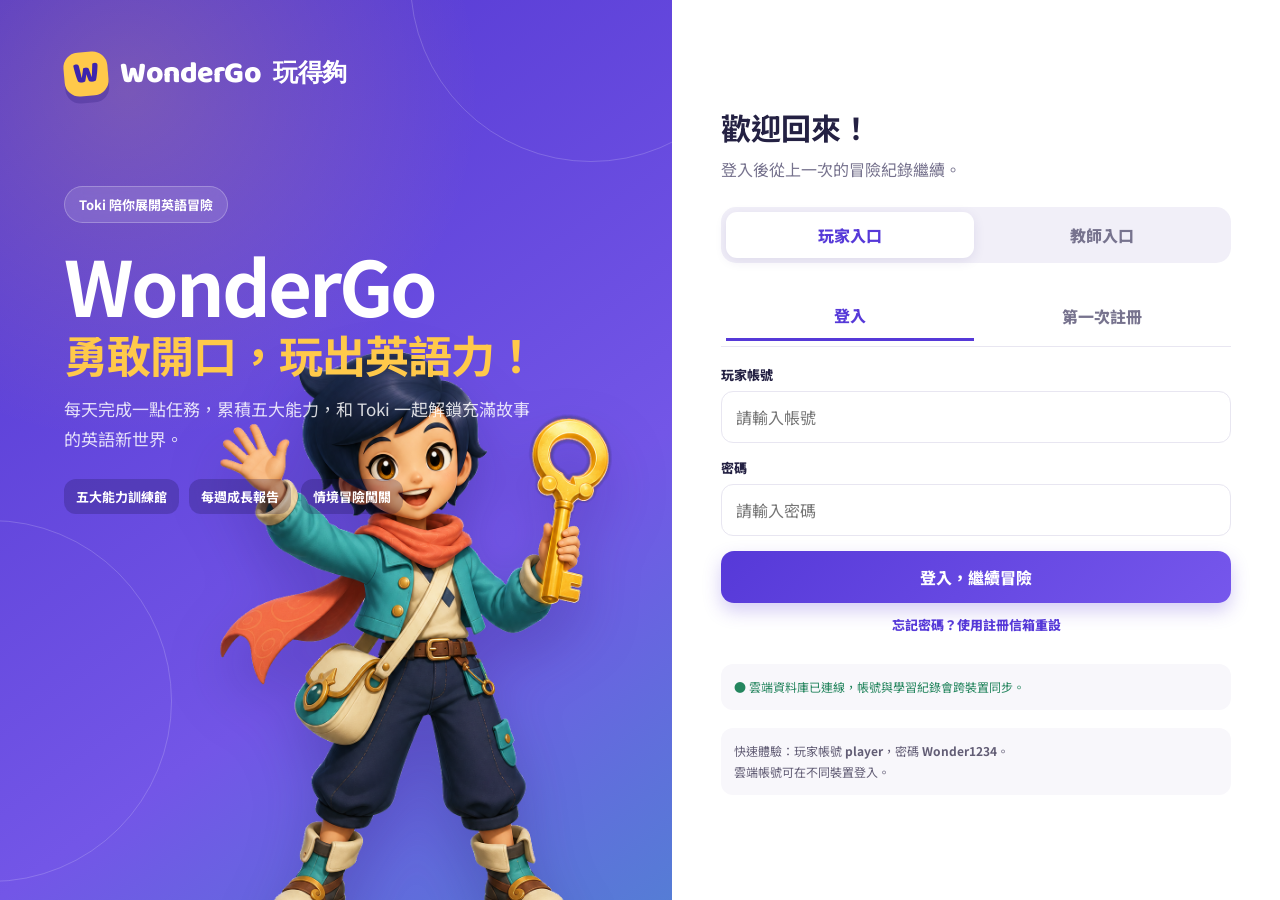
<file: index.html>
<!doctype html>
<html lang="zh-Hant">
  <head>
    <meta charset="UTF-8" />
    <meta name="viewport" content="width=device-width, initial-scale=1.0" />
    <meta name="theme-color" content="#5639d8" />
    <title>WonderGo 玩得夠｜勇敢開口，玩出英語力！</title>
    <link rel="preconnect" href="https://fonts.googleapis.com" />
    <link rel="preconnect" href="https://fonts.gstatic.com" crossorigin />
    <link
      href="https://fonts.googleapis.com/css2?family=Baloo+2:wght@600;700;800&family=Noto+Sans+TC:wght@400;500;600;700;800;900&display=swap"
      rel="stylesheet"
    />
    <link rel="stylesheet" href="styles.css?v=20260619-8" />
  </head>
  <body>
    <div id="app"></div>
    <div id="toast" class="toast" role="status"></div>
    <script src="cloud-config.js?v=20260607-3"></script>
    <script src="cloud.js?v=20260619-8"></script>
    <script src="app.js?v=20260619-8"></script>
  </body>
</html>
</file>
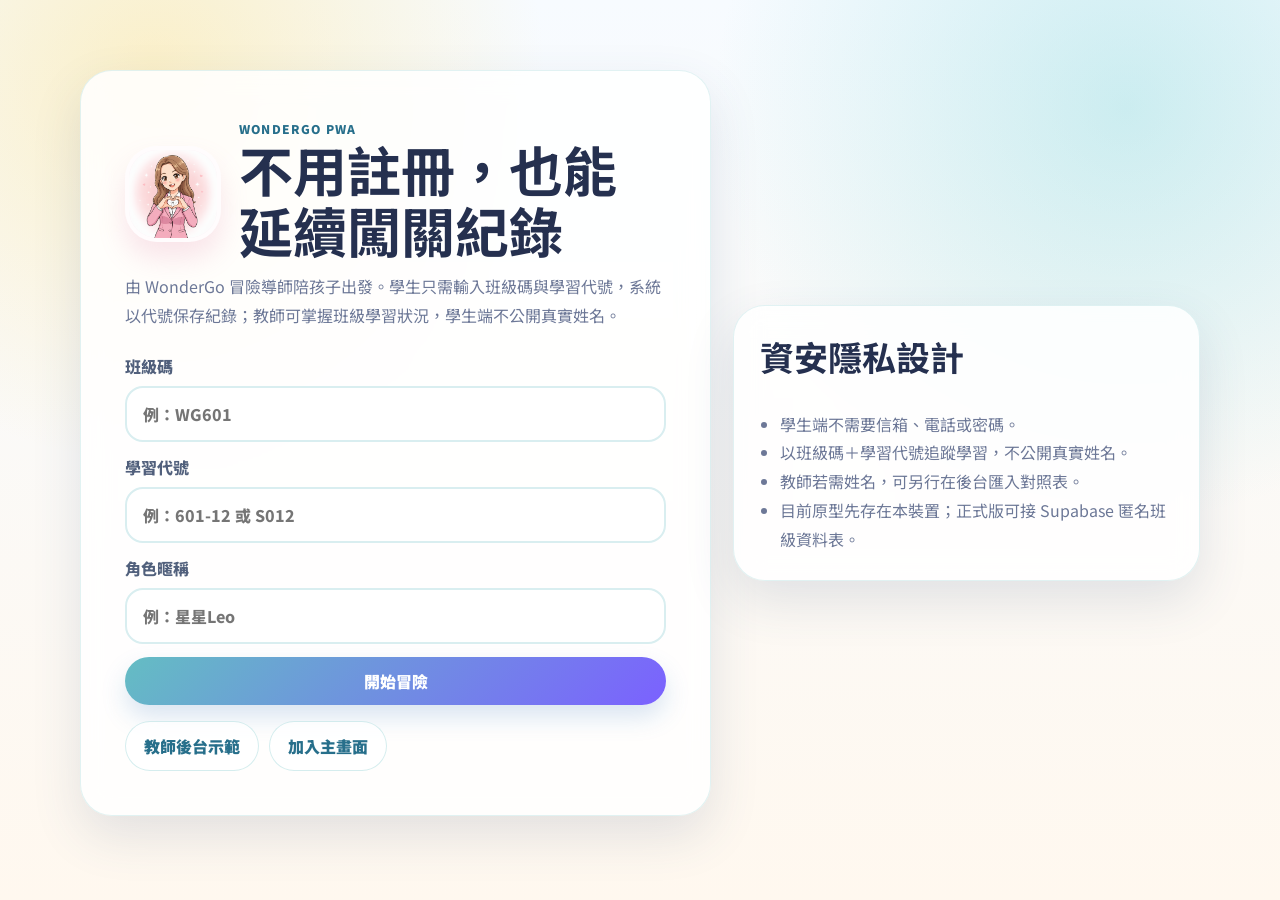
<file: pwa/index.html>
<!doctype html>
<html lang="zh-Hant">
  <head>
    <meta charset="UTF-8" />
    <meta name="viewport" content="width=device-width, initial-scale=1.0" />
    <meta name="theme-color" content="#7cc7c9" />
    <title>WonderGo PWA｜免註冊英語闖關</title>
    <link rel="manifest" href="manifest.webmanifest" />
    <link rel="apple-touch-icon" href="../assets/ip-avatar.png" />
    <link rel="preconnect" href="https://fonts.googleapis.com" />
    <link rel="preconnect" href="https://fonts.gstatic.com" crossorigin />
    <link
      href="https://fonts.googleapis.com/css2?family=Baloo+2:wght@600;700;800&family=Noto+Sans+TC:wght@400;500;600;700;800;900&display=swap"
      rel="stylesheet"
    />
    <link rel="stylesheet" href="styles.css?v=20260716-1" />
  </head>
  <body>
    <div id="app"></div>
    <div id="toast" class="toast" role="status"></div>
    <script src="app.js?v=20260716-1"></script>
  </body>
</html>
</file>
<file: styles.css>
:root {
  --ink: #242143;
  --muted: #77738e;
  --purple: #5639d8;
  --purple-dark: #3d25ae;
  --purple-soft: #eeeaff;
  --aqua: #22c7be;
  --coral: #ff6f61;
  --yellow: #ffc94a;
  --blue: #4e8cf7;
  --green: #35b979;
  --surface: #fff;
  --bg: #f7f7fc;
  --line: #e8e6f1;
  --shadow: 0 18px 50px rgba(53, 43, 111, 0.12);
  --shadow-sm: 0 8px 24px rgba(53, 43, 111, 0.09);
}

* {
  box-sizing: border-box;
}

body {
  margin: 0;
  color: var(--ink);
  background: var(--bg);
  font-family: "Noto Sans TC", sans-serif;
}

button,
input,
select {
  font: inherit;
}

button {
  cursor: pointer;
}

.hidden {
  display: none !important;
}

.auth-shell {
  min-height: 100vh;
  display: grid;
  grid-template-columns: 1.05fr 0.95fr;
  background:
    radial-gradient(circle at 10% 10%, rgba(255, 201, 74, 0.2), transparent 25%),
    linear-gradient(145deg, #5034cf 0%, #7356e7 50%, #24bdb8 120%);
}

.brand-stage {
  position: relative;
  min-height: 100vh;
  padding: 52px clamp(30px, 5vw, 80px);
  overflow: hidden;
  color: #fff;
}

.brand-stage::before,
.brand-stage::after {
  content: "";
  position: absolute;
  width: 360px;
  height: 360px;
  border: 1px solid rgba(255, 255, 255, 0.18);
  border-radius: 50%;
}

.brand-stage::before {
  left: -190px;
  bottom: 2%;
}

.brand-stage::after {
  top: -200px;
  right: -100px;
}

.logo {
  display: flex;
  align-items: center;
  gap: 12px;
  font: 800 30px/1 "Baloo 2", sans-serif;
  letter-spacing: -0.5px;
}

.logo-mark {
  width: 44px;
  height: 44px;
  display: grid;
  place-items: center;
  border-radius: 15px;
  background: var(--yellow);
  color: var(--purple-dark);
  transform: rotate(-5deg);
  box-shadow: 0 7px 0 rgba(51, 30, 130, 0.3);
}

.hero-copy {
  position: relative;
  z-index: 2;
  max-width: 560px;
  margin-top: 10vh;
}

.hero-copy .eyebrow {
  display: inline-flex;
  padding: 8px 14px;
  border: 1px solid rgba(255, 255, 255, 0.25);
  border-radius: 999px;
  background: rgba(255, 255, 255, 0.12);
  font-size: 13px;
  font-weight: 700;
  backdrop-filter: blur(8px);
}

.hero-copy h1 {
  margin: 24px 0 14px;
  font-size: clamp(45px, 6vw, 76px);
  line-height: 0.98;
  letter-spacing: -3px;
}

.hero-copy h1 span {
  display: block;
  margin-top: 12px;
  color: var(--yellow);
  font-size: 0.58em;
  letter-spacing: -1px;
}

.hero-copy p {
  max-width: 470px;
  color: rgba(255, 255, 255, 0.83);
  font-size: 17px;
  line-height: 1.8;
}

.hero-pills {
  display: flex;
  flex-wrap: wrap;
  gap: 10px;
  margin-top: 24px;
}

.hero-pills span {
  padding: 8px 12px;
  border-radius: 12px;
  background: rgba(24, 16, 74, 0.25);
  font-size: 13px;
  font-weight: 700;
}

.toki-hero {
  position: absolute;
  right: -1%;
  bottom: -90px;
  z-index: 1;
  width: min(46vw, 520px);
  max-height: 77vh;
  object-fit: contain;
  object-position: bottom;
  filter: drop-shadow(0 28px 28px rgba(32, 19, 98, 0.25));
}

.auth-panel {
  min-height: 100vh;
  display: flex;
  align-items: center;
  justify-content: center;
  padding: 32px;
  background: #fff;
}

.auth-register .auth-panel {
  align-items: flex-start;
  padding-top: 42px;
  padding-bottom: 42px;
}

.auth-card {
  width: min(100%, 510px);
}

.auth-card h2 {
  margin: 0 0 8px;
  font-size: 30px;
}

.auth-card > p {
  margin: 0 0 26px;
  color: var(--muted);
}

.role-switch,
.auth-switch {
  display: grid;
  grid-template-columns: 1fr 1fr;
  gap: 5px;
  padding: 5px;
  margin-bottom: 24px;
  border-radius: 15px;
  background: #f1eff8;
}

.role-switch button,
.auth-switch button {
  padding: 11px;
  border: 0;
  border-radius: 11px;
  color: var(--muted);
  background: transparent;
  font-weight: 800;
}

.role-switch button.active,
.auth-switch button.active {
  color: var(--purple);
  background: #fff;
  box-shadow: 0 3px 12px rgba(60, 44, 130, 0.1);
}

.auth-switch {
  margin-bottom: 18px;
  background: transparent;
  border-bottom: 1px solid var(--line);
  border-radius: 0;
}

.auth-switch button.active {
  box-shadow: none;
  border-bottom: 3px solid var(--purple);
  border-radius: 0;
}

.form-grid {
  display: grid;
  grid-template-columns: 1fr 1fr;
  gap: 14px;
}

.field {
  display: grid;
  gap: 7px;
  margin-bottom: 15px;
}

.field.full {
  grid-column: 1 / -1;
}

.field label {
  font-size: 13px;
  font-weight: 800;
}

.field input,
.field select,
.field textarea {
  width: 100%;
  padding: 13px 14px;
  border: 1.5px solid var(--line);
  border-radius: 12px;
  outline: none;
  color: var(--ink);
  background: #fff;
  transition: 0.2s;
}

.field input:focus,
.field select:focus,
.field textarea:focus {
  border-color: var(--purple);
  box-shadow: 0 0 0 4px var(--purple-soft);
}

.password-field {
  position: relative;
}

.password-field input {
  padding-right: 66px;
}

.password-toggle {
  position: absolute;
  top: 50%;
  right: 8px;
  padding: 6px 9px;
  border: 0;
  border-radius: 8px;
  color: var(--purple);
  background: var(--purple-soft);
  font-size: 12px;
  font-weight: 900;
  transform: translateY(-50%);
}

.field-help {
  color: var(--muted);
  font-size: 12px;
  line-height: 1.5;
}

.field-help.valid {
  color: #218058;
}

.field-help.invalid {
  color: #c34b50;
}

.primary-btn,
.secondary-btn,
.ghost-btn {
  border: 0;
  border-radius: 13px;
  font-weight: 800;
  transition: 0.2s ease;
}

.primary-btn {
  padding: 14px 20px;
  color: #fff;
  background: linear-gradient(135deg, var(--purple), #7657ec);
  box-shadow: 0 8px 18px rgba(86, 57, 216, 0.25);
}

.primary-btn:hover {
  transform: translateY(-2px);
  box-shadow: 0 12px 25px rgba(86, 57, 216, 0.3);
}

.primary-btn:disabled {
  cursor: wait;
  opacity: 0.68;
  transform: none;
  box-shadow: none;
}

.primary-btn.wide {
  width: 100%;
}

.text-button {
  width: 100%;
  padding: 12px;
  border: 0;
  color: var(--purple);
  background: transparent;
  font-size: 13px;
  font-weight: 800;
  text-align: center;
}

.text-button:hover {
  text-decoration: underline;
}

.secondary-btn {
  padding: 11px 16px;
  color: var(--purple);
  background: var(--purple-soft);
}

.ghost-btn {
  padding: 9px 13px;
  color: var(--muted);
  background: transparent;
}

.demo-note {
  margin-top: 18px;
  padding: 13px;
  border-radius: 12px;
  color: #625d75;
  background: #f8f7fb;
  font-size: 12px;
  line-height: 1.7;
}

.app-shell {
  min-height: 100vh;
  display: grid;
  grid-template-columns: 248px 1fr;
}

.sidebar {
  position: sticky;
  top: 0;
  height: 100vh;
  padding: 28px 20px;
  color: #fff;
  background: linear-gradient(180deg, #3f2ab2, #28205f);
  overflow-y: auto;
}

.sidebar .logo {
  margin: 0 8px 34px;
  font-size: 24px;
}

.nav {
  display: grid;
  gap: 7px;
}

.nav button {
  width: 100%;
  display: flex;
  align-items: center;
  gap: 12px;
  padding: 12px 14px;
  border: 0;
  border-radius: 13px;
  color: rgba(255, 255, 255, 0.68);
  background: transparent;
  text-align: left;
  font-weight: 700;
}

.nav button.active,
.nav button:hover {
  color: #fff;
  background: rgba(255, 255, 255, 0.13);
}

.nav-icon {
  width: 25px;
  text-align: center;
  font-size: 18px;
}

.sidebar-user {
  position: absolute;
  right: 20px;
  bottom: 24px;
  left: 20px;
  display: flex;
  align-items: center;
  gap: 10px;
  padding: 12px;
  border-radius: 14px;
  background: rgba(255, 255, 255, 0.1);
}

.avatar {
  width: 40px;
  height: 40px;
  display: grid;
  flex: 0 0 auto;
  place-items: center;
  border-radius: 14px;
  background: var(--yellow);
  color: #47379a;
  font-weight: 900;
}

.sidebar-user strong,
.sidebar-user small {
  display: block;
}

.sidebar-user small {
  color: rgba(255, 255, 255, 0.58);
  font-size: 11px;
}

.main {
  min-width: 0;
  padding: 28px clamp(22px, 3.5vw, 52px) 60px;
}

.topbar {
  display: flex;
  align-items: center;
  justify-content: space-between;
  gap: 18px;
  margin-bottom: 28px;
}

.topbar h1 {
  margin: 0;
  font-size: clamp(25px, 3vw, 34px);
}

.topbar p {
  margin: 5px 0 0;
  color: var(--muted);
}

.top-stats {
  display: flex;
  gap: 10px;
}

.stat-pill {
  display: flex;
  align-items: center;
  gap: 7px;
  padding: 9px 12px;
  border: 1px solid var(--line);
  border-radius: 12px;
  background: #fff;
  font-size: 13px;
  font-weight: 800;
}

.dashboard-grid {
  display: grid;
  grid-template-columns: minmax(0, 1.65fr) minmax(280px, 0.75fr);
  gap: 22px;
}

.card {
  border: 1px solid rgba(226, 223, 238, 0.8);
  border-radius: 22px;
  background: var(--surface);
  box-shadow: var(--shadow-sm);
}

.hero-card {
  position: relative;
  min-height: 295px;
  padding: 31px;
  overflow: hidden;
  color: #fff;
  background:
    radial-gradient(circle at 80% 0%, rgba(255, 210, 80, 0.48), transparent 30%),
    linear-gradient(130deg, #6548de, #4f36c2 60%, #2ebeb3 145%);
}

.hero-card h2 {
  position: relative;
  z-index: 2;
  max-width: 480px;
  margin: 12px 0 10px;
  font-size: clamp(26px, 3.2vw, 40px);
  line-height: 1.2;
}

.hero-card p {
  position: relative;
  z-index: 2;
  max-width: 430px;
  color: rgba(255, 255, 255, 0.8);
}

.hero-card .primary-btn {
  position: relative;
  z-index: 3;
  margin-top: 14px;
  color: #3f2ca5;
  background: var(--yellow);
}

.hero-card img {
  position: absolute;
  right: -30px;
  bottom: -85px;
  width: 315px;
  filter: drop-shadow(0 16px 22px rgba(27, 17, 83, 0.22));
}

.week-card {
  padding: 24px;
}

.week-card h3,
.section-title h2,
.card-title {
  margin: 0;
}

.ring {
  --value: 68;
  width: 142px;
  height: 142px;
  display: grid;
  place-items: center;
  margin: 24px auto 18px;
  border-radius: 50%;
  background: conic-gradient(var(--aqua) calc(var(--value) * 1%), #e9e7f2 0);
}

.ring::before {
  content: "";
  position: absolute;
  width: 108px;
  height: 108px;
  border-radius: 50%;
  background: #fff;
}

.ring strong {
  position: relative;
  z-index: 1;
  font: 800 28px "Baloo 2", sans-serif;
}

.week-days {
  display: flex;
  justify-content: space-between;
  gap: 5px;
}

.day {
  width: 33px;
  display: grid;
  gap: 5px;
  place-items: center;
  color: var(--muted);
  font-size: 10px;
}

.day i {
  width: 28px;
  height: 28px;
  display: grid;
  place-items: center;
  border-radius: 50%;
  background: #eeecf4;
  color: #aaa5b7;
  font-style: normal;
  font-weight: 900;
}

.day.done i {
  color: #fff;
  background: var(--aqua);
}

.section-title {
  display: flex;
  align-items: end;
  justify-content: space-between;
  margin: 32px 0 16px;
}

.section-title p {
  margin: 4px 0 0;
  color: var(--muted);
}

.training-grid {
  display: grid;
  grid-template-columns: repeat(5, minmax(155px, 1fr));
  gap: 14px;
}

.training-map {
  position: relative;
  min-height: 820px;
  padding: 32px;
  margin-top: 34px;
  overflow: hidden;
  border: 5px solid #fff8df;
  border-radius: 36px;
  background:
    radial-gradient(circle at 13% 22%, #ffe9a7 0 4%, transparent 4.5%),
    radial-gradient(ellipse at 78% 18%, rgba(255, 255, 255, 0.72) 0 7%, transparent 7.5%),
    radial-gradient(ellipse at 16% 66%, #7cd79d 0 17%, transparent 17.5%),
    radial-gradient(ellipse at 73% 64%, #75ce91 0 20%, transparent 20.5%),
    radial-gradient(ellipse at 50% 78%, #5fbf7c 0 24%, transparent 24.5%),
    linear-gradient(165deg, #7fd8ff 0 24%, #bfeeff 25% 36%, #f6dc9b 37% 43%, #99df9f 44% 100%);
  box-shadow:
    0 22px 60px rgba(57, 61, 135, 0.18),
    inset 0 0 0 2px rgba(121, 91, 35, 0.16),
    inset 0 0 0 12px rgba(255, 255, 255, 0.22);
}

.training-map::before,
.training-map::after {
  content: "";
  position: absolute;
  z-index: 1;
  border-radius: 50% 50% 0 0;
}

.training-map::before {
  width: 118%;
  height: 310px;
  right: -9%;
  bottom: -135px;
  background:
    radial-gradient(ellipse at 18% 12%, #e4c173 0 11%, transparent 11.5%),
    radial-gradient(ellipse at 42% 0%, #65c982 0 22%, transparent 22.5%),
    radial-gradient(ellipse at 68% 11%, #54b977 0 18%, transparent 18.5%),
    #3da66f;
  box-shadow:
    inset 0 18px 0 rgba(255, 255, 255, 0.12),
    0 -16px 0 rgba(61, 119, 80, 0.13);
}

.training-map::after {
  width: 270px;
  height: 270px;
  right: -72px;
  bottom: -74px;
  border: 18px solid rgba(255, 255, 255, 0.36);
  background:
    radial-gradient(circle, transparent 0 28%, rgba(255, 255, 255, 0.34) 29% 32%, transparent 33%),
    conic-gradient(from 45deg, rgba(86, 57, 216, 0.2) 0 12.5%, transparent 12.5% 25%, rgba(86, 57, 216, 0.2) 25% 37.5%, transparent 37.5% 50%, rgba(86, 57, 216, 0.2) 50% 62.5%, transparent 62.5% 75%, rgba(86, 57, 216, 0.2) 75% 87.5%, transparent 87.5%),
    rgba(88, 185, 219, 0.55);
  clip-path: circle(50%);
  transform: rotate(-12deg);
}

.map-sky {
  position: absolute;
  inset: 0;
  overflow: hidden;
  pointer-events: none;
}

.map-sky::before,
.map-sky::after {
  content: "";
  position: absolute;
  z-index: 1;
  pointer-events: none;
}

.map-sky::before {
  top: 250px;
  left: 9%;
  width: 115px;
  height: 78px;
  background:
    linear-gradient(135deg, transparent 0 44%, #8a7b72 45% 55%, transparent 56%),
    linear-gradient(45deg, transparent 0 44%, #8a7b72 45% 55%, transparent 56%),
    linear-gradient(135deg, transparent 0 44%, #a69587 45% 55%, transparent 56%);
  background-size: 42px 54px, 48px 62px, 44px 58px;
  background-position: 0 20px, 34px 0, 74px 18px;
  background-repeat: no-repeat;
  opacity: 0.58;
  filter: drop-shadow(0 8px 0 rgba(80, 80, 80, 0.08));
}

.map-sky::after {
  right: 16%;
  bottom: 245px;
  width: 150px;
  height: 88px;
  border-radius: 48% 52% 45% 55%;
  background:
    radial-gradient(circle at 28% 38%, #79dbff 0 24%, transparent 25%),
    radial-gradient(circle at 62% 45%, #61c9ef 0 27%, transparent 28%),
    #a0e8ff;
  box-shadow:
    0 0 0 10px rgba(255, 255, 255, 0.28),
    inset 0 -10px 0 rgba(62, 157, 192, 0.16);
  opacity: 0.72;
}

.map-sun {
  position: absolute;
  top: 24px;
  right: 22%;
  color: #ffe672;
  font-size: 66px;
  line-height: 1;
  text-shadow: 0 0 30px rgba(255, 239, 116, 0.8);
  animation: map-pulse 3s ease-in-out infinite;
}

.map-cloud {
  position: absolute;
  width: 95px;
  height: 28px;
  border-radius: 99px;
  background: rgba(255, 255, 255, 0.82);
  box-shadow:
    24px -15px 0 3px rgba(255, 255, 255, 0.82),
    52px -5px 0 1px rgba(255, 255, 255, 0.82);
}

.cloud-one {
  top: 82px;
  left: 7%;
  animation: cloud-float 7s ease-in-out infinite;
}

.cloud-two {
  top: 155px;
  right: 8%;
  opacity: 0.65;
  transform: scale(0.72);
  animation: cloud-float 9s ease-in-out infinite reverse;
}

.map-star {
  position: absolute;
  z-index: 2;
  color: #fff7a8;
  font-size: 24px;
  animation: map-pulse 2s ease-in-out infinite;
}

.star-one {
  top: 195px;
  left: 27%;
}

.star-two {
  top: 285px;
  right: 27%;
  animation-delay: 0.8s;
}

.map-land {
  position: absolute;
  z-index: 1;
  border-radius: 50%;
  background:
    radial-gradient(circle at 22% 42%, #63cf83 0 14%, transparent 15%),
    radial-gradient(circle at 62% 28%, #e6c979 0 9%, transparent 10%),
    #54b979;
  box-shadow:
    inset 0 12px 0 rgba(255, 255, 255, 0.14),
    0 12px 0 rgba(55, 125, 82, 0.16);
}

.land-left {
  width: 420px;
  height: 190px;
  left: -90px;
  bottom: 90px;
  transform: rotate(12deg);
}

.land-right {
  width: 460px;
  height: 190px;
  right: -110px;
  bottom: 180px;
  transform: rotate(-11deg);
}

.map-heading {
  position: relative;
  z-index: 5;
  display: grid;
  grid-template-columns: minmax(0, 1fr) 170px;
  align-items: flex-start;
  justify-content: space-between;
  gap: 20px;
  padding: 4px 8px 0;
}

.map-heading h2 {
  margin: 12px 0 5px;
  font-size: clamp(28px, 4vw, 43px);
  letter-spacing: -1.5px;
  text-shadow:
    0 3px 0 rgba(255, 255, 255, 0.9),
    3px 0 0 rgba(255, 255, 255, 0.86),
    -3px 0 0 rgba(255, 255, 255, 0.86);
}

.map-heading p {
  max-width: 620px;
  margin: 0;
  color: #35546f;
  line-height: 1.7;
  text-shadow: 0 2px 0 rgba(255, 255, 255, 0.72);
}

.toki-guide {
  position: relative;
  width: 170px;
  min-height: 170px;
  flex: 0 0 auto;
  justify-self: end;
}

.toki-guide span {
  position: relative;
  top: auto;
  right: auto;
  z-index: 2;
  display: block;
  width: 150px;
  margin: 0 0 6px auto;
  padding: 9px 12px;
  border: 3px solid rgba(73, 51, 159, 0.86);
  border-radius: 16px 16px 4px 16px;
  color: #49339f;
  background: rgba(255, 255, 255, 0.78);
  box-shadow: 0 7px 0 rgba(63, 44, 147, 0.16);
  font-size: 12px;
  font-weight: 900;
  text-align: center;
}

.map-heading img {
  display: block;
  width: 124px;
  height: 142px;
  margin: 0 0 0 auto;
  object-fit: contain;
  object-position: top;
  filter: drop-shadow(0 14px 10px rgba(47, 73, 110, 0.24));
  animation: toki-bob 3s ease-in-out infinite;
}

.map-path {
  display: none;
}

.training-map-illustration {
  position: absolute;
  z-index: 2;
  inset: 190px 24px 42px;
  width: calc(100% - 48px);
  height: calc(100% - 232px);
  pointer-events: none;
  filter: drop-shadow(0 18px 20px rgba(43, 84, 93, 0.16));
}

.map-coast {
  fill: url(#questIsland);
  stroke: rgba(255, 255, 255, 0.9);
  stroke-width: 14;
  filter: url(#mapSoftShadow);
}

.coast-left,
.coast-right {
  opacity: 0.72;
}

.quest-route-shadow {
  fill: none;
  stroke: rgba(82, 112, 76, 0.22);
  stroke-width: 24;
  stroke-linecap: round;
}

.quest-route {
  fill: none;
  stroke: url(#questRoute);
  stroke-width: 12;
  stroke-dasharray: 18 22;
  stroke-linecap: round;
  filter: drop-shadow(0 5px 0 rgba(116, 139, 82, 0.22));
}

.branch-route {
  opacity: 0.86;
}

.branch-two {
  stroke-dasharray: 13 17;
}

.branch-three {
  stroke-dasharray: 10 15;
}

.map-node circle {
  fill: #fff8d5;
  stroke: #fff;
  stroke-width: 6;
  filter: drop-shadow(0 6px 0 rgba(76, 116, 80, 0.22));
}

.map-node text,
.map-goal text {
  fill: #5639d8;
  font-family: "Baloo 2", "Noto Sans TC", sans-serif;
  font-size: 20px;
  font-weight: 900;
  text-anchor: middle;
}

.node-start circle {
  fill: #ffe278;
}

.node-start text {
  font-size: 13px;
}

.map-goal path {
  fill: #fff2a9;
  stroke: #fff;
  stroke-width: 8;
  filter: drop-shadow(0 9px 0 rgba(86, 57, 216, 0.2));
}

.map-goal text {
  font-size: 18px;
}

.map-mountains path {
  fill: #8f8274;
  stroke: #fff;
  stroke-width: 6;
  opacity: 0.78;
}

.map-forest circle {
  fill: #277f4b;
  stroke: rgba(255, 255, 255, 0.75);
  stroke-width: 5;
}

.map-forest rect {
  fill: #8a603a;
}

.map-lake {
  fill: #6ad6f4;
  stroke: rgba(255, 255, 255, 0.78);
  stroke-width: 9;
  opacity: 0.86;
}

.map-locations {
  position: relative;
  z-index: 4;
  min-height: 600px;
  margin-top: 18px;
}

.map-locations::before,
.map-locations::after {
  content: "";
  position: absolute;
  z-index: 1;
  pointer-events: none;
}

.map-locations::before {
  top: 180px;
  right: 28%;
  width: 128px;
  height: 96px;
  background:
    radial-gradient(circle at 20% 75%, #267647 0 14%, transparent 15%),
    radial-gradient(circle at 44% 52%, #2f8b55 0 16%, transparent 17%),
    radial-gradient(circle at 66% 73%, #277d4b 0 14%, transparent 15%),
    radial-gradient(circle at 80% 45%, #32975d 0 13%, transparent 14%);
  opacity: 0.72;
}

.map-locations::after {
  left: 30%;
  bottom: 72px;
  width: 180px;
  height: 70px;
  border-radius: 48% 52% 45% 55%;
  background:
    radial-gradient(circle at 30% 45%, rgba(255, 255, 255, 0.42) 0 9%, transparent 10%),
    #66cfed;
  box-shadow: inset 0 -10px 0 rgba(45, 142, 174, 0.18);
  opacity: 0.75;
}

.map-location {
  position: absolute;
  width: min(21%, 210px);
  min-height: 182px;
  display: grid;
  grid-template-columns: 1fr;
  align-items: end;
  justify-items: center;
  gap: 8px;
  padding: 0;
  border: 0;
  border-radius: 0;
  color: var(--ink);
  background: transparent;
  box-shadow: none;
  text-align: center;
  transition: 0.22s cubic-bezier(0.2, 0.8, 0.2, 1);
  transform: rotate(var(--tilt, 0deg));
}

.map-location:hover {
  z-index: 6;
  transform: translateY(-9px) scale(1.045) rotate(var(--tilt, 0deg));
}

.map-location:focus-visible {
  outline: 5px solid #fff477;
  outline-offset: 4px;
}

.location-1 {
  --tilt: -5deg;
  top: 212px;
  left: 7%;
}

.location-2 {
  --tilt: 3deg;
  top: 86px;
  left: 28%;
}

.location-3 {
  --tilt: -1deg;
  top: 248px;
  left: 43%;
}

.location-4 {
  --tilt: 5deg;
  top: 122px;
  right: 9%;
}

.location-5 {
  --tilt: -3deg;
  right: 7%;
  bottom: 38px;
}

.hall-island {
  position: absolute;
  right: 8%;
  bottom: 31px;
  left: 8%;
  z-index: -1;
  height: 52px;
  border-radius: 50%;
  background:
    radial-gradient(ellipse at 30% 20%, #ffe19a 0 18%, transparent 19%),
    #477d72;
  clip-path: polygon(3% 22%, 15% 2%, 84% 0, 98% 24%, 83% 100%, 16% 100%);
  opacity: 0.95;
  filter: drop-shadow(0 8px 0 rgba(37, 92, 64, 0.18));
}

.map-pin {
  position: absolute;
  top: 10px;
  left: 50%;
  width: 30px;
  height: 30px;
  display: grid;
  place-items: center;
  border: 3px solid #fff;
  border-radius: 50%;
  color: #fff;
  background: var(--hall-color);
  box-shadow: 0 5px 10px rgba(40, 54, 49, 0.16);
  font: 900 12px "Baloo 2", sans-serif;
  transform: translateX(-62px) rotate(-10deg);
}

.map-pin::first-letter {
  transform: none;
}

.hall-art {
  position: relative;
  width: 112px;
  height: 122px;
  display: grid;
  flex: 0 0 auto;
  place-items: center;
  border: 6px solid rgba(255, 255, 255, 0.96);
  border-radius: 56px 56px 27px 27px;
  background:
    radial-gradient(circle at 78% 16%, rgba(255, 255, 255, 0.88) 0 7%, transparent 7.5%),
    radial-gradient(circle at 50% 35%, #fff 0 10%, transparent 11%),
    linear-gradient(160deg, color-mix(in srgb, var(--hall-color) 18%, white), color-mix(in srgb, var(--hall-color) 45%, white));
  box-shadow:
    inset 0 -10px 0 rgba(255, 255, 255, 0.36),
    0 0 0 4px color-mix(in srgb, var(--hall-color) 18%, transparent),
    0 12px 0 color-mix(in srgb, var(--hall-color) 48%, #37566e),
    0 18px 24px rgba(37, 82, 70, 0.28);
  font-size: 52px;
}

.hall-art::selection {
  background: transparent;
}

.hall-art::before,
.hall-art::after {
  content: "";
  position: absolute;
  bottom: 10px;
  width: 17px;
  height: 32px;
  border-radius: 10px 10px 3px 3px;
  background: color-mix(in srgb, var(--hall-color) 65%, white);
}

.hall-art::before {
  left: -10px;
}

.hall-art::after {
  right: -10px;
}

.hall-art i {
  position: relative;
  z-index: 1;
  font-style: normal;
  filter:
    drop-shadow(0 4px 2px rgba(44, 42, 90, 0.15))
    drop-shadow(0 -2px 0 rgba(255, 255, 255, 0.6));
}

.hall-copy {
  display: grid;
  justify-items: center;
  gap: 2px;
  max-width: 210px;
  padding: 4px 6px;
  border: 0;
  background: transparent;
  box-shadow: none;
}

.hall-copy strong {
  color: var(--hall-color);
  font-size: 16px;
  line-height: 1.25;
  letter-spacing: 0.01em;
  text-shadow:
    0 2px 0 #fff,
    2px 0 0 #fff,
    -2px 0 0 #fff,
    0 -2px 0 #fff;
}

.hall-copy small {
  color: #38505a;
  font-size: 10.5px;
  line-height: 1.5;
  text-shadow: 0 1px 0 rgba(255, 255, 255, 0.9);
}

.hall-copy em {
  width: max-content;
  margin-top: 4px;
  padding: 3px 8px;
  border-radius: 99px;
  color: var(--hall-color);
  background: rgba(255, 255, 255, 0.82);
  box-shadow: 0 3px 0 color-mix(in srgb, var(--hall-color) 20%, transparent);
  font-size: 10px;
  font-style: normal;
  font-weight: 900;
}

@keyframes toki-bob {
  0%,
  100% {
    transform: translateY(0) rotate(-1deg);
  }
  50% {
    transform: translateY(-8px) rotate(1deg);
  }
}

@keyframes cloud-float {
  0%,
  100% {
    translate: 0 0;
  }
  50% {
    translate: 18px 4px;
  }
}

@keyframes map-pulse {
  0%,
  100% {
    transform: scale(1);
    opacity: 0.85;
  }
  50% {
    transform: scale(1.12);
    opacity: 1;
  }
}

.world-map {
  position: relative;
  min-height: 860px;
  padding: 30px;
  margin-top: 24px;
  overflow: hidden;
  border: 5px solid #fff;
  border-radius: 38px;
  color: #173c58;
  background:
    radial-gradient(circle at 18% 24%, rgba(255, 255, 255, 0.62) 0 2px, transparent 3px),
    radial-gradient(circle at 79% 58%, rgba(255, 255, 255, 0.48) 0 2px, transparent 3px),
    linear-gradient(160deg, #87dcf4, #42b7d6 52%, #2798c6);
  background-size: 38px 38px, 52px 52px, auto;
  box-shadow: 0 24px 65px rgba(42, 77, 139, 0.22);
}

.world-map::before,
.world-map::after {
  content: "";
  position: absolute;
  z-index: 0;
  width: 440px;
  height: 220px;
  border: 14px solid rgba(255, 255, 255, 0.2);
  border-radius: 46% 54% 60% 40%;
  background: #67c98d;
  box-shadow: inset 0 16px 0 rgba(255, 255, 255, 0.18), 0 16px 0 #308d75;
  transform: rotate(-13deg);
}

.world-map::before {
  top: 245px;
  left: -170px;
}

.world-map::after {
  right: -190px;
  bottom: 80px;
  transform: rotate(19deg);
}

.world-map-heading {
  position: relative;
  z-index: 5;
  display: flex;
  align-items: flex-start;
  justify-content: space-between;
  gap: 20px;
}

.world-map-heading h2 {
  margin: 7px 0 5px;
  color: #153952;
  font-size: clamp(27px, 4vw, 42px);
}

.world-map-heading p {
  max-width: 650px;
  margin: 0;
  color: #24536b;
  font-weight: 600;
  line-height: 1.7;
}

.world-map-heading img {
  width: 120px;
  height: 145px;
  margin-top: -23px;
  object-fit: contain;
  filter: drop-shadow(0 12px 8px rgba(22, 76, 104, 0.25));
  animation: toki-bob 3s ease-in-out infinite;
}

.world-kicker {
  color: #fff;
  font: 900 11px "Baloo 2", sans-serif;
  letter-spacing: 1.7px;
  text-shadow: 0 2px 0 rgba(29, 95, 119, 0.25);
}

.world-ocean {
  position: absolute;
  inset: 0;
  z-index: 1;
  pointer-events: none;
}

.world-compass {
  position: absolute;
  top: 173px;
  right: 32px;
  width: 76px;
  height: 76px;
  display: grid;
  place-items: center;
  border: 3px solid rgba(255, 255, 255, 0.68);
  border-radius: 50%;
  color: #fff8b9;
  font-size: 42px;
  transform: rotate(18deg);
}

.world-compass small {
  position: absolute;
  top: -18px;
  color: #fff;
  font: 900 11px "Baloo 2", sans-serif;
}

.world-ship,
.world-whale {
  position: absolute;
  font-size: 38px;
  filter: drop-shadow(0 6px 3px rgba(17, 87, 116, 0.25));
  animation: world-float 4s ease-in-out infinite;
}

.world-ship {
  bottom: 210px;
  left: 47%;
}

.world-whale {
  right: 19%;
  bottom: 28px;
  animation-delay: 1.2s;
}

.world-route {
  position: absolute;
  border: 4px dashed rgba(255, 247, 181, 0.7);
  border-left-color: transparent;
  border-radius: 50%;
}

.route-one {
  top: 300px;
  left: 17%;
  width: 55%;
  height: 230px;
  transform: rotate(8deg);
}

.route-two {
  right: 10%;
  bottom: 130px;
  width: 48%;
  height: 190px;
  transform: rotate(-12deg);
}

.world-countries {
  position: relative;
  z-index: 3;
  min-height: 680px;
  margin-top: 10px;
}

.world-country {
  position: absolute;
  width: 170px;
  min-height: 128px;
  padding: 15px 13px 12px;
  border: 4px solid #fff;
  border-radius: 48% 52% 42% 58% / 52% 46% 54% 48%;
  color: var(--ink);
  background:
    radial-gradient(circle at 72% 20%, rgba(255, 255, 255, 0.82) 0 8%, transparent 9%),
    linear-gradient(145deg, color-mix(in srgb, var(--country-color) 15%, white), color-mix(in srgb, var(--country-color) 40%, white));
  box-shadow:
    0 10px 0 color-mix(in srgb, var(--country-color) 60%, #276d70),
    0 18px 25px rgba(25, 76, 97, 0.25);
  text-align: center;
  transition: 0.22s ease;
}

.world-country:hover {
  z-index: 6;
  transform: translateY(-9px) scale(1.06) rotate(-1deg);
}

.country-1 { top: 32px; left: 3%; }
.country-2 { top: 12px; left: 31%; transform: rotate(2deg); }
.country-3 { top: 48px; right: 6%; }
.country-4 { top: 235px; left: 13%; transform: rotate(-2deg); }
.country-5 { top: 205px; left: 42%; }
.country-6 { top: 250px; right: 2%; transform: rotate(2deg); }
.country-7 { bottom: 105px; left: 2%; }
.country-8 { bottom: 35px; left: 28%; transform: rotate(2deg); }
.country-9 { right: 25%; bottom: 85px; }
.country-10 { right: 1%; bottom: 10px; transform: rotate(-2deg); }

.country-number {
  position: absolute;
  top: -12px;
  left: -8px;
  width: 34px;
  height: 34px;
  display: grid;
  place-items: center;
  border: 3px solid #fff;
  border-radius: 50%;
  color: #fff;
  background: var(--country-color);
  font: 900 12px "Baloo 2", sans-serif;
}

.country-icon {
  display: block;
  margin-bottom: 3px;
  font-size: 38px;
  filter: drop-shadow(0 4px 2px rgba(61, 56, 94, 0.15));
}

.country-copy {
  display: grid;
}

.country-copy strong {
  color: color-mix(in srgb, var(--country-color) 72%, #23334c);
  font-size: 16px;
}

.country-copy small {
  color: var(--muted);
  font: 700 11px "Baloo 2", sans-serif;
}

.country-enter {
  display: inline-block;
  margin-top: 6px;
  padding: 3px 9px;
  border-radius: 99px;
  color: #fff;
  background: var(--country-color);
  font-size: 10px;
  font-weight: 900;
}

.world-back {
  margin: 0 0 14px;
  padding: 8px 13px;
  border: 0;
  border-radius: 99px;
  color: var(--purple);
  background: var(--purple-soft);
  font-weight: 900;
}

.country-hero {
  position: relative;
  display: grid;
  grid-template-columns: 105px 1fr auto;
  align-items: center;
  gap: 20px;
  padding: 25px 28px;
  overflow: hidden;
  border: 3px solid #fff;
  border-radius: 28px;
  background:
    radial-gradient(circle at 90% 0, color-mix(in srgb, var(--country-color) 35%, transparent), transparent 38%),
    linear-gradient(135deg, color-mix(in srgb, var(--country-color) 12%, white), #fff);
  box-shadow: var(--shadow-sm);
}

.country-hero::after {
  content: "";
  position: absolute;
  right: -45px;
  bottom: -85px;
  width: 190px;
  height: 190px;
  border: 28px solid color-mix(in srgb, var(--country-color) 14%, transparent);
  border-radius: 50%;
}

.country-hero-icon {
  width: 100px;
  height: 100px;
  display: grid;
  place-items: center;
  border: 4px solid #fff;
  border-radius: 34px;
  background: color-mix(in srgb, var(--country-color) 22%, white);
  box-shadow: 0 10px 0 color-mix(in srgb, var(--country-color) 35%, #ddd);
  font-size: 52px;
}

.country-hero h2 {
  margin: 5px 0;
  font-size: 32px;
}

.country-hero h2 small {
  display: block;
  color: var(--country-color);
  font: 800 14px "Baloo 2", sans-serif;
}

.country-hero p {
  margin: 0;
  color: var(--muted);
}

.country-level,
.word-count {
  position: relative;
  z-index: 1;
  padding: 8px 12px;
  border-radius: 99px;
  color: #fff;
  background: var(--country-color);
  font-size: 12px;
  font-weight: 900;
}

.country-section {
  margin-top: 25px;
}

.country-section .section-title {
  margin: 0 0 14px;
}

.word-count {
  color: var(--purple);
  background: var(--purple-soft);
}

.world-word-grid {
  display: grid;
  grid-template-columns: repeat(5, 1fr);
  gap: 12px;
}

.world-word {
  position: relative;
  min-height: 138px;
  padding: 14px 10px;
  border: 2px solid #eeeaf8;
  border-radius: 20px;
  color: var(--ink);
  background: #fff;
  box-shadow: 0 7px 0 #e8e4f1;
  transition: 0.18s ease;
}

.world-word:hover {
  border-color: #cfc4ff;
  transform: translateY(-4px);
}

.world-word > span {
  display: block;
  font-size: 39px;
}

.world-word strong,
.world-word small {
  display: block;
}

.world-word strong {
  margin-top: 5px;
  color: var(--purple);
  font: 800 16px "Baloo 2", sans-serif;
}

.world-word small {
  color: var(--muted);
  font-weight: 700;
}

.world-word i {
  position: absolute;
  top: 9px;
  right: 9px;
  font-size: 12px;
  font-style: normal;
}

.world-stage-grid {
  display: grid;
  grid-template-columns: repeat(4, 1fr);
  gap: 14px;
}

.world-stage {
  position: relative;
  display: flex;
  min-height: 260px;
  flex-direction: column;
  padding: 20px;
  overflow: hidden;
  border: 2px solid #e8e4f3;
  border-radius: 24px;
  background: #fff;
  box-shadow: var(--shadow-sm);
}

.world-stage::before {
  content: "";
  position: absolute;
  inset: 0 0 auto;
  height: 7px;
  background: var(--stage-color);
}

.stage-listen { --stage-color: #22b8ae; }
.stage-speak { --stage-color: #f06d73; }
.stage-read { --stage-color: #4e8cf7; }
.stage-write { --stage-color: #ef9f2f; }

.stage-order {
  position: absolute;
  right: 12px;
  bottom: -20px;
  color: color-mix(in srgb, var(--stage-color) 10%, transparent);
  font: 900 78px "Baloo 2", sans-serif;
}

.stage-icon {
  width: 54px;
  height: 54px;
  display: grid;
  place-items: center;
  margin-bottom: 14px;
  border-radius: 17px;
  background: color-mix(in srgb, var(--stage-color) 15%, white);
  font-size: 28px;
}

.world-stage span:not(.stage-order) {
  color: var(--stage-color);
  font-size: 11px;
  font-weight: 900;
}

.world-stage h3 {
  margin: 3px 0 6px;
}

.world-stage p {
  min-height: 42px;
  margin: 0 0 18px;
  color: var(--muted);
  font-size: 12px;
  line-height: 1.6;
}

.world-stage .primary-btn {
  position: relative;
  z-index: 1;
  width: 100%;
  margin-top: auto;
  background: var(--stage-color);
}

@keyframes world-float {
  0%,
  100% { transform: translateY(0) rotate(-2deg); }
  50% { transform: translateY(-9px) rotate(2deg); }
}

.training-overview {
  display: grid;
  grid-template-columns: minmax(0, 1fr) 310px;
  gap: 16px;
  align-items: stretch;
}

.training-overview .training-grid {
  grid-template-columns: repeat(3, minmax(155px, 1fr));
}

.training-overview .training-card:nth-child(4),
.training-overview .training-card:nth-child(5) {
  min-height: 200px;
}

.radar-card {
  display: flex;
  flex-direction: column;
  align-items: center;
  justify-content: center;
  min-height: 100%;
  padding: 22px 18px;
  text-align: center;
}

.radar-card h3 {
  margin: 0;
  font-size: 18px;
}

.radar-card > p {
  margin: 4px 0 8px;
  color: var(--muted);
  font-size: 12px;
}

.ability-radar {
  display: block;
  width: min(100%, 285px);
  height: auto;
  min-height: 285px;
  aspect-ratio: 1 / 1;
  margin: 0 auto;
  overflow: visible;
}

.ability-radar .grid-line {
  fill: none;
  stroke: #dfdceb;
  stroke-width: 1;
}

.ability-radar .axis-line {
  stroke: #ebe9f2;
  stroke-width: 1;
}

.ability-radar .data-shape {
  fill: rgba(86, 57, 216, 0.2);
  stroke: var(--purple);
  stroke-width: 3;
  stroke-linejoin: round;
}

.ability-radar .data-point {
  stroke: #fff;
  stroke-width: 2;
}

.ability-radar .radar-origin {
  fill: #b8b1da;
}

.ability-radar .radar-label {
  fill: var(--ink);
  font-family: "Noto Sans TC", sans-serif;
  font-size: 11px;
  font-weight: 800;
}

.ability-radar .radar-value {
  fill: var(--purple);
  font-family: "Baloo 2", sans-serif;
  font-size: 11px;
  font-weight: 800;
}

.radar-caption {
  display: flex;
  align-items: center;
  gap: 6px;
  margin-top: 2px;
  color: var(--green);
  font-size: 12px;
  font-weight: 800;
}

.ability-gain-note {
  margin: 4px 0 14px;
  color: var(--green);
  font-weight: 900;
}

.training-card {
  position: relative;
  min-height: 220px;
  padding: 20px;
  overflow: hidden;
  border: 0;
  border-radius: 20px;
  color: var(--ink);
  background: #fff;
  box-shadow: var(--shadow-sm);
  text-align: left;
  transition: 0.22s ease;
}

.training-card:hover {
  transform: translateY(-5px);
  box-shadow: var(--shadow);
}

.training-card .ability-icon {
  width: 53px;
  height: 53px;
  display: grid;
  place-items: center;
  border-radius: 17px;
  color: #fff;
  font-size: 26px;
}

.training-card h3 {
  margin: 18px 0 2px;
  font-size: 17px;
}

.training-card small {
  color: var(--muted);
}

.mini-progress {
  height: 8px;
  margin-top: 20px;
  overflow: hidden;
  border-radius: 99px;
  background: #efedf5;
}

.mini-progress span {
  display: block;
  height: 100%;
  border-radius: inherit;
  background: currentColor;
}

.training-card footer {
  display: flex;
  justify-content: space-between;
  margin-top: 11px;
  font-size: 11px;
  font-weight: 800;
}

.mission-grid,
.metric-grid {
  display: grid;
  grid-template-columns: repeat(3, 1fr);
  gap: 16px;
}

.admin-metrics {
  grid-template-columns: repeat(4, 1fr);
}

.curriculum-metrics {
  grid-template-columns: repeat(4, minmax(0, 1fr));
}

.daily-quests {
  position: relative;
  padding: 23px;
  overflow: hidden;
  border: 1px solid #ded8ff;
  border-radius: 27px;
  background:
    radial-gradient(circle at 92% -20%, rgba(255, 213, 86, 0.34), transparent 35%),
    linear-gradient(135deg, #f2efff, #e9faff);
  box-shadow: var(--shadow-sm);
}

.momentum-strip {
  display: grid;
  grid-template-columns: repeat(2, minmax(0, 1fr));
  gap: 14px;
  margin-bottom: 24px;
}

.momentum-strip article {
  display: grid;
  grid-template-columns: auto auto 1fr;
  align-items: center;
  gap: 13px;
  padding: 17px 20px;
  border: 2px solid #ded8ff;
  border-radius: 20px;
  background: linear-gradient(135deg, #fff, #f5f2ff);
  box-shadow: var(--shadow-sm);
}

.momentum-strip article:nth-child(2) {
  border-color: #ffe0a4;
  background: linear-gradient(135deg, #fff, #fff8e8);
}

.momentum-strip article > span {
  font-size: 32px;
}

.momentum-strip small,
.momentum-strip strong {
  display: block;
}

.momentum-strip small {
  color: var(--muted);
  font-size: 11px;
  font-weight: 800;
}

.momentum-strip strong {
  font-size: 24px;
}

.momentum-strip p {
  margin: 0;
  color: var(--muted);
  font-size: 12px;
}

.daily-rhythm {
  position: relative;
  margin-bottom: 24px;
  padding: 24px;
  overflow: hidden;
  border: 1px solid rgba(108, 78, 227, 0.16);
  border-radius: 30px;
  background:
    radial-gradient(circle at 8% 0%, rgba(255, 215, 96, 0.42), transparent 28%),
    radial-gradient(circle at 92% 12%, rgba(34, 184, 174, 0.24), transparent 30%),
    linear-gradient(135deg, #fffdf5, #f4f0ff 52%, #eafcff);
  box-shadow: var(--shadow-sm);
}

.daily-rhythm::before {
  content: "";
  position: absolute;
  inset: 82px 38px auto;
  height: 42px;
  border-bottom: 4px dashed rgba(108, 78, 227, 0.2);
  border-radius: 0 0 50% 50%;
  transform: rotate(-1.5deg);
  pointer-events: none;
}

.daily-rhythm-head {
  position: relative;
  z-index: 1;
  display: grid;
  grid-template-columns: minmax(0, 1fr) 230px;
  gap: 18px;
  align-items: start;
}

.daily-rhythm h2 {
  margin: 4px 0 8px;
  font-size: clamp(25px, 3vw, 36px);
}

.daily-rhythm p {
  margin: 0;
  color: var(--muted);
  line-height: 1.7;
}

.unlock-preview {
  padding: 15px 17px;
  border-radius: 22px;
  background: rgba(255, 255, 255, 0.72);
  box-shadow: inset 0 0 0 1px rgba(255, 255, 255, 0.8);
}

.unlock-preview small,
.unlock-preview strong,
.unlock-preview span {
  display: block;
}

.unlock-preview small {
  color: var(--muted);
  font-size: 11px;
  font-weight: 900;
}

.unlock-preview strong {
  margin: 4px 0;
  color: var(--primary-dark);
}

.unlock-preview span {
  color: #786f9d;
  font-size: 12px;
  font-weight: 800;
}

.daily-rhythm-grid {
  position: relative;
  z-index: 1;
  display: grid;
  grid-template-columns: repeat(3, minmax(0, 1fr));
  gap: 15px;
  margin-top: 20px;
}

.rhythm-card {
  position: relative;
  display: grid;
  grid-template-rows: auto 1fr auto;
  gap: 12px;
  min-height: 245px;
  padding: 18px;
  border: 1px solid rgba(108, 78, 227, 0.14);
  border-radius: 24px;
  background: rgba(255, 255, 255, 0.82);
  box-shadow: 0 14px 30px rgba(46, 34, 100, 0.08);
}

.rhythm-card:nth-child(2) {
  transform: translateY(10px);
}

.rhythm-card:nth-child(3) {
  transform: translateY(-4px);
}

.rhythm-icon {
  width: 46px;
  height: 46px;
  display: grid;
  place-items: center;
  border-radius: 17px;
  color: #fff;
  background: linear-gradient(135deg, var(--primary), #22b8ae);
  font-size: 23px;
  font-weight: 900;
}

.rhythm-card small {
  color: #8a7cb4;
  font-size: 10px;
  font-weight: 900;
  letter-spacing: 0.08em;
}

.rhythm-card h3 {
  margin: 3px 0 7px;
  color: var(--primary-dark);
}

.rhythm-card p {
  font-size: 13px;
}

.rhythm-card button {
  width: 100%;
}

.level-journey,
.theme-badge-section {
  margin-top: 30px;
  padding: 24px;
  border-radius: 26px;
  background: #fff;
  box-shadow: var(--shadow-sm);
}

.level-journey.compact {
  display: grid;
  grid-template-columns: auto minmax(240px, 1fr) auto;
  align-items: center;
  gap: 22px;
  margin: 0 0 24px;
  padding: 19px 23px;
  border: 2px solid #dcd4ff;
  background: linear-gradient(135deg, #fff, #f4f1ff 55%, #effcff);
}

.level-current {
  display: flex;
  align-items: center;
  gap: 11px;
}

.level-current-mark {
  width: 48px;
  height: 48px;
  display: grid;
  place-items: center;
  border: 4px solid #fff;
  border-radius: 50%;
  color: #5d4200;
  background: #ffe278;
  box-shadow: 0 6px 0 #e2bd3c;
  font-size: 20px;
}

.level-current small,
.level-current strong,
.level-next small,
.level-next strong,
.level-next span {
  display: block;
}

.level-current small,
.level-next small {
  color: var(--muted);
  font-size: 10px;
  font-weight: 900;
}

.level-current strong {
  white-space: nowrap;
}

.level-number-line {
  min-width: 0;
}

.level-line-labels {
  display: grid;
  grid-template-columns: 1fr auto 1fr;
  align-items: end;
  margin-bottom: 6px;
  color: var(--muted);
  font-size: 10px;
  font-weight: 800;
}

.level-line-labels b {
  color: var(--purple);
  font-size: 14px;
}

.level-line-labels span:last-child {
  text-align: right;
}

.level-progress-track {
  position: relative;
  height: 12px;
  border: 3px solid #fff;
  border-radius: 99px;
  background: #ddd9e9;
  box-shadow: inset 0 2px 4px rgba(51, 42, 93, 0.12);
}

.level-progress-track span {
  display: block;
  height: 100%;
  border-radius: inherit;
  background: linear-gradient(90deg, #6c4ee3, #22b8ae);
}

.level-progress-track i {
  position: absolute;
  top: 50%;
  width: 20px;
  height: 20px;
  border: 4px solid #fff;
  border-radius: 50%;
  background: #5639d8;
  box-shadow: 0 3px 9px rgba(60, 43, 140, 0.35);
  transform: translate(-50%, -50%);
}

.level-number-line p {
  margin: 7px 0 0;
  color: var(--muted);
  font-size: 11px;
  text-align: center;
}

.level-next {
  min-width: 82px;
  text-align: right;
}

.level-next strong {
  color: var(--purple);
  font-size: 19px;
}

.level-next span {
  font-size: 10px;
  font-weight: 800;
}

.level-tree {
  position: relative;
  display: grid;
  grid-template-columns: repeat(7, minmax(105px, 1fr));
  gap: 10px;
  padding: 28px 0 4px;
  overflow-x: auto;
}

.level-tree-line {
  position: absolute;
  top: 62px;
  right: 6%;
  left: 6%;
  height: 7px;
  border-radius: 99px;
  background: linear-gradient(90deg, #6c4ee3, #22b8ae, #ffc94a);
  opacity: 0.35;
}

.level-node {
  position: relative;
  z-index: 1;
  min-width: 105px;
  display: flex;
  align-items: center;
  flex-direction: column;
  gap: 4px;
  color: var(--muted);
  text-align: center;
}

.level-crown {
  width: 58px;
  height: 58px;
  display: grid;
  place-items: center;
  margin-bottom: 6px;
  border: 5px solid #fff;
  border-radius: 50%;
  color: #aaa6b7;
  background: #eceaf2;
  box-shadow: 0 7px 18px rgba(53, 43, 111, 0.14);
  font-size: 22px;
}

.level-node.unlocked .level-crown {
  color: #fff;
  background: linear-gradient(135deg, #6c4ee3, #22b8ae);
}

.level-node.active .level-crown {
  color: #5639d8;
  background: #ffe278;
  transform: scale(1.15);
  box-shadow: 0 0 0 7px rgba(255, 226, 120, 0.25), 0 8px 20px rgba(86, 57, 216, 0.2);
}

.level-node strong {
  color: var(--ink);
  font-size: 11px;
}

.level-node small {
  font-size: 10px;
}

.autonomy-hub {
  position: relative;
  margin: 0 0 24px;
  padding: 24px;
  overflow: hidden;
  border: 2px solid #d9d3ff;
  border-radius: 30px;
  background:
    radial-gradient(circle at 8% 8%, rgba(255, 226, 120, 0.38), transparent 28%),
    radial-gradient(circle at 92% 0%, rgba(100, 221, 208, 0.28), transparent 32%),
    linear-gradient(135deg, #fff, #f3f0ff 58%, #eafcff);
  box-shadow: var(--shadow-sm);
}

.autonomy-hero {
  display: grid;
  grid-template-columns: minmax(0, 1fr) 310px;
  gap: 22px;
  align-items: stretch;
}

.autonomy-hero h2 {
  margin: 5px 0 9px;
  font-size: clamp(28px, 4vw, 44px);
}

.autonomy-hero p {
  max-width: 760px;
  margin: 0;
  color: var(--muted);
  line-height: 1.75;
}

.autonomy-actions {
  display: flex;
  flex-wrap: wrap;
  gap: 12px;
  margin-top: 18px;
}

.cefr-route-card {
  padding: 20px;
  border: 1px solid rgba(108, 78, 227, 0.2);
  border-radius: 24px;
  background: rgba(255, 255, 255, 0.78);
  box-shadow: inset 0 0 0 1px rgba(255, 255, 255, 0.7);
}

.cefr-route-card small,
.cefr-route-card strong,
.cefr-route-card em {
  display: block;
}

.cefr-route-card small {
  color: var(--muted);
  font-size: 11px;
  font-weight: 900;
}

.cefr-route-card strong {
  margin-top: 5px;
  color: var(--primary-dark);
  font-size: 20px;
}

.cefr-route-card p {
  margin: 9px 0 14px;
  font-size: 13px;
}

.cefr-route-card em {
  margin-top: 12px;
  color: var(--primary-dark);
  font-size: 12px;
  font-style: normal;
  font-weight: 900;
}

.cefr-ladder {
  display: grid;
  grid-template-columns: repeat(5, 1fr);
  gap: 6px;
}

.cefr-ladder span {
  padding: 7px 4px;
  border-radius: 999px;
  background: #eeeafc;
  color: #867bb0;
  text-align: center;
  font-size: 10px;
  font-weight: 900;
}

.cefr-ladder span.active {
  color: #fff;
  background: linear-gradient(135deg, var(--primary), #22b8ae);
}

.autonomy-grid {
  display: grid;
  grid-template-columns: repeat(5, minmax(0, 1fr));
  gap: 14px;
  margin-top: 22px;
}

.autonomy-card {
  position: relative;
  padding: 17px;
  border: 1px solid color-mix(in srgb, var(--challenge-color) 24%, white);
  border-radius: 22px;
  background: rgba(255, 255, 255, 0.86);
  box-shadow: 0 14px 28px rgba(46, 34, 100, 0.08);
}

.autonomy-card.recommended {
  border-width: 2px;
  background:
    linear-gradient(135deg, rgba(255, 255, 255, 0.95), color-mix(in srgb, var(--challenge-color) 10%, white));
}

.autonomy-card.recommended::after {
  content: "今日建議";
  position: absolute;
  top: 12px;
  right: 12px;
  padding: 5px 8px;
  border-radius: 999px;
  color: #fff;
  background: var(--challenge-color);
  font-size: 10px;
  font-weight: 900;
}

.autonomy-card-head {
  display: flex;
  align-items: center;
  gap: 10px;
}

.autonomy-card-head > span {
  width: 43px;
  height: 43px;
  display: grid;
  place-items: center;
  border-radius: 16px;
  background: color-mix(in srgb, var(--challenge-color) 16%, white);
  font-size: 24px;
}

.autonomy-card-head b,
.autonomy-card-head small {
  display: block;
}

.autonomy-card-head small,
.autonomy-card p,
.autonomy-card footer small {
  color: var(--muted);
  font-size: 12px;
}

.autonomy-card p {
  min-height: 62px;
  line-height: 1.55;
}

.autonomy-card footer {
  display: grid;
  gap: 10px;
  margin-top: 13px;
}

.autonomy-card .primary-btn {
  width: 100%;
}

.autonomy-badges {
  display: grid;
  grid-template-columns: 230px minmax(0, 1fr);
  gap: 16px;
  align-items: center;
  margin-top: 18px;
  padding: 16px;
  border-radius: 22px;
  background: rgba(255, 255, 255, 0.7);
}

.autonomy-badges h3 {
  margin: 0 0 5px;
}

.autonomy-badges p {
  margin: 0;
  color: var(--muted);
  font-size: 12px;
  line-height: 1.6;
}

.task-badge-row {
  display: grid;
  grid-template-columns: repeat(5, minmax(0, 1fr));
  gap: 10px;
}

.task-badge {
  display: grid;
  grid-template-columns: auto 1fr auto;
  gap: 8px;
  align-items: center;
  padding: 10px;
  border: 1px solid color-mix(in srgb, var(--badge-color) 18%, white);
  border-radius: 17px;
  background: #f7f5fb;
  filter: grayscale(0.65);
  opacity: 0.72;
}

.task-badge.unlocked {
  background: linear-gradient(135deg, #fff, color-mix(in srgb, var(--badge-color) 10%, white));
  filter: none;
  opacity: 1;
}

.task-badge > span {
  width: 34px;
  height: 34px;
  display: grid;
  place-items: center;
  border-radius: 50%;
  background: color-mix(in srgb, var(--badge-color) 18%, white);
}

.task-badge b,
.task-badge small,
.task-badge em {
  display: block;
}

.task-badge b {
  font-size: 11px;
}

.task-badge small {
  color: var(--muted);
  font-size: 9px;
}

.task-badge em {
  color: var(--primary-dark);
  font-size: 11px;
  font-style: normal;
  font-weight: 900;
}

.theme-badge-grid {
  display: grid;
  grid-template-columns: repeat(5, minmax(110px, 1fr));
  gap: 14px;
}

.theme-badge {
  padding: 17px 10px;
  border: 1px solid var(--line);
  border-radius: 19px;
  text-align: center;
  background: #faf9fd;
}

.theme-badge.locked {
  filter: grayscale(1);
  opacity: 0.48;
}

.badge-medallion {
  position: relative;
  width: 72px;
  height: 82px;
  display: grid;
  place-items: center;
  margin: 0 auto 10px;
  border: 6px solid color-mix(in srgb, var(--badge-color) 55%, white);
  border-radius: 50% 50% 45% 45%;
  background: linear-gradient(145deg, white, color-mix(in srgb, var(--badge-color) 16%, white));
  box-shadow: 0 7px 0 color-mix(in srgb, var(--badge-color) 28%, #ddd);
}

.badge-medallion span {
  font-size: 34px;
}

.badge-medallion i {
  position: absolute;
  right: -5px;
  bottom: -6px;
  width: 25px;
  height: 25px;
  display: grid;
  place-items: center;
  border-radius: 50%;
  color: #6b4c00;
  background: #ffe278;
  font-size: 12px;
  font-style: normal;
}

.theme-badge strong,
.theme-badge small {
  display: block;
}

.theme-badge strong {
  font-size: 12px;
}

.theme-badge small {
  margin-top: 3px;
  color: var(--muted);
  font-size: 9px;
}

.prep-hero {
  min-height: 190px;
  display: flex;
  align-items: center;
  justify-content: space-between;
  padding: 28px 34px;
  overflow: hidden;
  border-radius: 26px;
  color: #fff;
  background: linear-gradient(135deg, #5639d8, #755ae7 58%, #22b8ae);
  box-shadow: var(--shadow);
}

.prep-hero h2 {
  margin: 8px 0;
  font-size: clamp(25px, 3vw, 38px);
}

.prep-hero p {
  max-width: 620px;
  margin: 0;
  color: rgba(255, 255, 255, 0.82);
}

.prep-hero img {
  width: 155px;
  align-self: flex-end;
  margin-bottom: -35px;
}

.prep-owned-panel,
.ai-prep-panel {
  margin: 20px 0;
  padding: 22px;
}

.prep-owned-panel {
  border: 2px solid #d8f1eb;
  background: linear-gradient(135deg, #f4fffb, #f6f3ff);
}

.ai-prep-panel {
  border: 2px solid #e4ddff;
  background: linear-gradient(135deg, #fff, #f7f4ff);
}

.prep-panel-heading {
  display: flex;
  align-items: flex-start;
  justify-content: space-between;
  gap: 18px;
}

.prep-panel-heading h2 {
  margin: 4px 0 6px;
  font-size: 25px;
}

.prep-panel-heading p {
  max-width: 760px;
  margin: 0;
  color: var(--muted);
  font-size: 13px;
  line-height: 1.7;
}

.owned-material-result {
  display: grid;
  grid-template-columns: 1fr 1.2fr auto;
  gap: 16px;
  margin-top: 18px;
  padding: 18px;
  border-radius: 18px;
  background: rgba(255, 255, 255, 0.72);
}

.owned-material-result:not(.ready) {
  grid-template-columns: 0.9fr 1.5fr;
}

.owned-material-result b {
  display: block;
  margin-bottom: 6px;
}

.owned-material-result p,
.owned-material-result li {
  margin: 0;
  color: var(--muted);
  font-size: 12px;
  line-height: 1.7;
}

.owned-material-result ul {
  margin: 0;
  padding-left: 18px;
}

.owned-material-actions {
  display: grid;
  align-content: center;
  gap: 9px;
  min-width: 170px;
}

.prep-controls {
  display: grid;
  grid-template-columns: 0.7fr 1fr 1.3fr;
  gap: 15px;
  margin: 18px 0 0;
  padding: 0;
}

.prep-controls .field {
  margin: 0;
}

.prep-upload-field small {
  display: block;
  margin-top: 5px;
  color: var(--muted);
  font-size: 10px;
}

.prep-plan-grid {
  display: grid;
  grid-template-columns: 0.9fr 1.2fr 1fr;
  gap: 16px;
}

.prep-insight {
  margin-bottom: 20px;
  padding: 22px;
  border: 2px solid #d8f1eb;
  background: linear-gradient(135deg, #f4fffb, #f5f2ff);
}

.prep-insight-heading {
  display: flex;
  align-items: center;
  justify-content: space-between;
  gap: 16px;
  margin-bottom: 16px;
}

.prep-insight-heading h2 {
  margin: 3px 0 0;
}

.prep-insight-grid {
  display: grid;
  grid-template-columns: 1.1fr 1fr 1fr;
  gap: 12px;
}

.prep-insight-grid > div {
  padding: 14px;
  border-radius: 15px;
  background: rgba(255, 255, 255, 0.86);
}

.prep-insight-grid p {
  margin: 7px 0 0;
  color: var(--muted);
  font-size: 12px;
  line-height: 1.65;
}

.prep-term-list {
  display: flex;
  flex-wrap: wrap;
  gap: 7px;
  margin-top: 10px;
}

.prep-term-list span {
  padding: 6px 9px;
  border-radius: 99px;
  color: #4d3bb3;
  background: #ece8ff;
  font-size: 10px;
  font-weight: 900;
}

.prep-plan-card {
  position: relative;
  padding: 22px;
  overflow: hidden;
}

.prep-plan-card > span {
  position: absolute;
  top: -18px;
  right: 8px;
  color: rgba(86, 57, 216, 0.07);
  font: 900 78px "Baloo 2", sans-serif;
}

.prep-plan-card h3 {
  margin: 0 0 12px;
  font-size: 20px;
}

.prep-plan-card p,
.prep-plan-card li,
.prep-plan-card small {
  color: var(--muted);
  font-size: 12px;
  line-height: 1.65;
}

.prep-plan-card b,
.prep-plan-card small {
  display: block;
  margin-top: 9px;
}

.prep-plan-card ol {
  display: grid;
  gap: 7px;
  margin: 0;
  padding-left: 19px;
}

.prep-plan-card.differentiation > div {
  padding: 10px 12px;
  margin-top: 8px;
  border-radius: 12px;
  background: #f7f5fc;
}

.prep-plan-card.differentiation p {
  margin: 3px 0 0;
}

.prep-plan-card.differentiation p strong {
  color: var(--ink);
}

.resource-pack-grid {
  display: grid;
  grid-template-columns: repeat(4, minmax(0, 1fr));
  gap: 14px;
}

.resource-pack {
  display: flex;
  flex-direction: column;
  padding: 19px;
}

.resource-pack > span {
  font-size: 34px;
}

.resource-pack h3 {
  margin: 10px 0 5px;
}

.resource-pack p {
  flex: 1;
  color: var(--muted);
  font-size: 12px;
  line-height: 1.6;
}

.resource-pack ul {
  display: grid;
  gap: 6px;
  min-height: 86px;
  margin: 10px 0;
  padding: 12px 12px 12px 30px;
  border-radius: 13px;
  color: #554f6d;
  background: #f7f5fc;
  font-size: 11px;
  line-height: 1.5;
}

.resource-pack > small {
  color: var(--green);
  font-size: 10px;
  font-weight: 800;
}

.resource-pack-actions {
  display: grid;
  gap: 8px;
  margin-top: 14px;
}

.resource-pack-actions button {
  width: 100%;
}

.resource-card-sheet {
  display: grid;
  grid-template-columns: repeat(3, minmax(0, 1fr));
  gap: 10px;
  margin-top: 10px;
}

.resource-card-sheet article {
  display: grid;
  place-items: center;
  min-height: 118px;
  padding: 14px 8px;
  border: 2px solid #e6e0ff;
  border-radius: 16px;
  background: linear-gradient(150deg, #fff, #f7f4ff);
  text-align: center;
}

.resource-card-sheet span {
  font-size: 32px;
}

.resource-card-sheet strong {
  margin-top: 5px;
  color: var(--ink);
  font-size: 16px;
}

.resource-card-sheet small {
  color: var(--muted);
}

.heading-actions {
  display: flex;
  gap: 9px;
}

.course-library-hero {
  display: flex;
  align-items: center;
  justify-content: space-between;
  gap: 22px;
  margin-bottom: 24px;
  padding: 25px;
  border-radius: 24px;
  background: linear-gradient(135deg, #eeeaff, #e7fbf7);
}

.course-library-hero h2 {
  margin: 5px 0;
  font-size: 28px;
}

.course-library-hero p {
  margin: 0;
  color: var(--muted);
}

.course-pack-grid {
  display: grid;
  grid-template-columns: repeat(3, minmax(0, 1fr));
  gap: 18px;
}

.course-pack-folder {
  position: relative;
  padding: 21px;
  border: 2px solid #e2dcff;
  border-radius: 12px 24px 24px 24px;
  background: linear-gradient(150deg, #fff, #f7f4ff);
  box-shadow: var(--shadow-sm);
}

.course-pack-folder::before {
  position: absolute;
  top: -12px;
  left: -2px;
  width: 42%;
  height: 14px;
  border: 2px solid #e2dcff;
  border-bottom: 0;
  border-radius: 12px 12px 0 0;
  background: #f2efff;
  content: "";
}

.course-pack-folder > header,
.course-pack-folder > footer,
.course-pack-detail-toolbar,
.resource-file-heading {
  display: flex;
  align-items: center;
  justify-content: space-between;
  gap: 12px;
}

.folder-icon {
  color: var(--purple);
  font-size: 34px;
}

.course-pack-folder h3 {
  margin: 12px 0 5px;
}

.course-pack-folder > p {
  min-height: 44px;
  color: var(--muted);
  font-size: 12px;
  line-height: 1.6;
}

.pack-counts {
  display: flex;
  flex-wrap: wrap;
  gap: 7px;
  margin: 14px 0;
}

.pack-counts span {
  padding: 6px 9px;
  border-radius: 99px;
  color: #53459e;
  background: #eeeaff;
  font-size: 10px;
  font-weight: 900;
}

.course-pack-folder footer button {
  flex: 1;
}

.course-pack-empty {
  grid-column: 1 / -1;
}

.pack-file-preview {
  display: grid;
  gap: 9px;
  margin: 16px 0;
}

.pack-file-preview > div {
  display: flex;
  align-items: center;
  gap: 12px;
  padding: 12px;
  border-radius: 14px;
  background: #f7f5fc;
}

.pack-file-preview span {
  font-size: 28px;
}

.pack-file-preview p,
.pack-file-preview small {
  display: block;
  margin: 0;
}

.pack-modal-empty {
  padding: 28px;
  text-align: center;
}

.resource-preview-card,
.course-pack-detail-card {
  width: min(980px, calc(100vw - 32px));
}

.resource-file-tabs {
  display: grid;
  gap: 16px;
  max-height: 64vh;
  overflow: auto;
}

.resource-file-detail {
  padding: 20px;
  border: 2px solid #e7e2f5;
  border-radius: 20px;
  background: #fcfbff;
}

.resource-file-heading {
  justify-content: flex-start;
  margin-bottom: 15px;
}

.resource-file-heading > span {
  font-size: 36px;
}

.resource-file-heading h3 {
  margin: 2px 0 0;
}

.resource-file-heading small {
  color: var(--purple);
  font-weight: 900;
}

.resource-detail-row {
  padding: 12px 0;
  border-top: 1px solid #ece8f5;
}

.resource-detail-row p {
  margin: 5px 0 0;
  color: var(--muted);
  line-height: 1.65;
}

.resource-detail-row ul,
.resource-detail-row ol {
  display: grid;
  gap: 6px;
  margin: 8px 0 0;
  padding-left: 21px;
  color: #56506b;
}

.course-pack-detail-toolbar {
  margin-bottom: 16px;
  padding: 14px;
  border-radius: 15px;
  background: #f7f5fc;
}

.course-pack-detail-toolbar p {
  margin: 0;
  color: var(--muted);
}

.course-resource-list {
  display: grid;
  gap: 11px;
  max-height: 62vh;
  overflow: auto;
}

.course-resource-row {
  display: grid;
  grid-template-columns: 52px minmax(0, 1fr) auto;
  align-items: center;
  gap: 14px;
  padding: 15px;
  border: 1px solid #e8e3f2;
  border-radius: 17px;
}

.course-resource-icon {
  display: grid;
  width: 48px;
  height: 48px;
  place-items: center;
  border-radius: 14px;
  background: #eeeaff;
  font-size: 25px;
}

.course-resource-row h3 {
  margin: 3px 0;
}

.course-resource-row small {
  color: var(--purple);
  font-weight: 900;
}

.course-resource-row p {
  margin: 0;
  color: var(--muted);
  font-size: 11px;
}

.course-resource-actions {
  display: flex;
  gap: 7px;
}

.preview-toolbar {
  display: flex;
  align-items: center;
  justify-content: space-between;
  gap: 15px;
  margin-bottom: 20px;
  padding: 17px 20px;
}

.preview-toolbar p {
  margin: 3px 0 0;
  color: var(--muted);
  font-size: 12px;
}

.preview-student-field {
  min-width: 210px;
  margin: 0;
}

.preview-assignment-panel {
  margin-bottom: 24px;
}

.device-preview {
  max-width: 980px;
  margin: 0 auto;
  overflow: hidden;
  border: 10px solid #27213f;
  border-radius: 32px;
  background: var(--bg);
  box-shadow: 0 26px 70px rgba(38, 31, 83, 0.25);
}

.device-preview-bar {
  display: flex;
  align-items: center;
  gap: 12px;
  padding: 12px 17px;
  color: #fff;
  background: #27213f;
  font-size: 12px;
}

.device-preview-bar > span {
  width: 10px;
  height: 10px;
  border-radius: 50%;
  background: #ff6f61;
}

.device-preview-bar em {
  margin-left: auto;
  color: #ffe278;
  font-style: normal;
}

.student-preview-content {
  max-height: 760px;
  padding: 24px;
  overflow-y: auto;
  pointer-events: none;
  transform-origin: top center;
}

.wrongbook-metrics {
  margin-bottom: 20px;
}

.wrongbook-action {
  display: flex;
  align-items: center;
  justify-content: space-between;
  gap: 20px;
  padding: 22px 24px;
  border: 2px solid #dcd4ff;
  background: linear-gradient(135deg, #f4f1ff, #effcff);
}

.wrongbook-action h2 {
  margin: 4px 0;
}

.wrongbook-action p {
  margin: 0;
  color: var(--muted);
  font-size: 12px;
}

.wrongbook-list {
  display: grid;
  gap: 14px;
  margin-top: 20px;
}

.wrongbook-card {
  padding: 20px;
  border-left: 5px solid var(--coral);
}

.wrongbook-card.reviewed {
  border-left-color: var(--green);
  background: #fbfffd;
}

.wrongbook-card > header {
  display: flex;
  align-items: flex-start;
  gap: 13px;
}

.wrongbook-card h3 {
  margin: 7px 0 0;
  font-size: 16px;
}

.wrongbook-number {
  color: var(--purple);
  font: 800 25px "Baloo 2", sans-serif;
}

.wrongbook-answer-grid {
  display: grid;
  grid-template-columns: repeat(2, minmax(0, 1fr));
  gap: 10px;
  margin: 15px 0;
}

.wrongbook-answer-grid > div {
  padding: 11px 13px;
  border-radius: 12px;
  background: #f7f6fb;
}

.wrongbook-answer-grid .wrong-answer {
  background: #fff0f1;
}

.wrongbook-answer-grid .correct-answer {
  background: #eaf9f1;
}

.wrongbook-answer-grid small,
.wrongbook-answer-grid b {
  display: block;
}

.wrongbook-answer-grid small {
  color: var(--muted);
  font-size: 10px;
}

.wrongbook-answer-grid b {
  margin-top: 4px;
  font-size: 13px;
}

.review-check {
  display: flex;
  align-items: center;
  gap: 9px;
  padding: 13px 15px;
  border: 2px solid #ddd7ef;
  border-radius: 12px;
  background: #f3f1fa;
  font-size: 12px;
  font-weight: 900;
  cursor: pointer;
  transition: 0.18s ease;
}

.review-check input {
  flex: 0 0 auto;
  width: 23px;
  height: 23px;
  accent-color: var(--green);
}

.review-check span,
.review-check b,
.review-check small {
  display: block;
}

.review-check small {
  margin-top: 2px;
  color: var(--muted);
  font-weight: 600;
}

.wrongbook-card.reviewed .review-check {
  border-color: #71c79f;
  color: #237a55;
  background: #e7f8ef;
}

.daily-quests .section-title {
  align-items: center;
  margin: 0 0 18px;
}

.daily-quests .section-title h2 {
  display: inline-block;
  margin-right: 10px;
  font-size: 25px;
}

.quest-eyebrow {
  display: block;
  margin-bottom: 2px;
  color: var(--purple);
  font: 800 10px "Baloo 2", sans-serif;
  letter-spacing: 1.5px;
}

.quest-reward {
  padding: 8px 12px;
  border: 2px solid #fff;
  border-radius: 99px;
  color: #5f4610;
  background: #ffe278;
  box-shadow: 0 5px 0 rgba(177, 137, 23, 0.18);
  font-size: 12px;
  font-weight: 900;
}

.mission {
  position: relative;
  padding: 20px;
  overflow: hidden;
  border-width: 2px;
  transition: 0.2s ease;
}

.mission:hover {
  transform: translateY(-4px);
  box-shadow: var(--shadow);
}

.mission-1 {
  border-color: #dad1ff;
}

.mission-2 {
  border-color: #c9f1ec;
}

.mission-3 {
  border-color: #ffe2b2;
}

.mission-number {
  position: absolute;
  right: 12px;
  bottom: -22px;
  color: rgba(86, 57, 216, 0.06);
  font: 900 82px "Baloo 2", sans-serif;
}

.mission-head {
  position: relative;
  display: flex;
  align-items: center;
  justify-content: space-between;
}

.mission-tag {
  padding: 6px 9px;
  border-radius: 8px;
  color: var(--purple);
  background: var(--purple-soft);
  font-size: 11px;
  font-weight: 900;
}

.mission h3 {
  position: relative;
  margin: 15px 0 7px;
}

.mission p {
  position: relative;
  min-height: 42px;
  margin: 0 0 18px;
  color: var(--muted);
  font-size: 13px;
  line-height: 1.6;
}

.mission .secondary-btn {
  position: relative;
}

.mission .secondary-btn span {
  margin-left: 5px;
}

.assigned-quest-panel {
  margin-bottom: 24px;
  padding: 23px;
  border: 2px solid #d8d0ff;
  border-radius: 27px;
  background:
    radial-gradient(circle at 95% 0, rgba(255, 225, 104, 0.35), transparent 30%),
    linear-gradient(135deg, #f0edff, #edfbff);
  box-shadow: var(--shadow-sm);
}

.assigned-quest-panel .section-title {
  margin: 0 0 16px;
}

.assigned-quest-grid {
  display: grid;
  gap: 12px;
}

.assigned-quest {
  display: grid;
  grid-template-columns: 62px minmax(0, 1fr) auto;
  align-items: center;
  gap: 15px;
  padding: 16px;
  border: 2px solid color-mix(in srgb, var(--assignment-color) 22%, white);
  border-radius: 20px;
  background: #fff;
  box-shadow: 0 6px 0 color-mix(in srgb, var(--assignment-color) 12%, #e5e1ed);
}

.assigned-quest.completed {
  opacity: 0.76;
}

.assigned-icon,
.material-icon {
  width: 56px;
  height: 56px;
  display: grid;
  place-items: center;
  border-radius: 18px;
  background: color-mix(in srgb, var(--assignment-color, var(--material-color)) 14%, white);
  font-size: 30px;
}

.assigned-quest h3 {
  margin: 6px 0 3px;
}

.assigned-quest p {
  margin: 0 0 4px;
  color: var(--muted);
  font-size: 12px;
}

.assigned-quest small {
  color: var(--assignment-color);
  font-weight: 800;
}

.assignment-done {
  padding: 8px 12px;
  border-radius: 99px;
  color: #24855e;
  background: #e5f8ef;
  font-size: 12px;
  font-weight: 900;
}

.material-heading {
  align-items: center;
}

.material-grid {
  display: grid;
  grid-template-columns: repeat(3, 1fr);
  gap: 16px;
}

.material-card {
  position: relative;
  padding: 20px;
  overflow: hidden;
  border-top: 7px solid var(--material-color);
}

.material-card.archived {
  opacity: 0.65;
}

.material-card > header,
.material-card > footer {
  display: flex;
  align-items: center;
  justify-content: space-between;
  gap: 8px;
}

.material-card .material-icon {
  --assignment-color: var(--material-color);
}

.material-status {
  color: var(--material-color);
  background: color-mix(in srgb, var(--material-color) 12%, white);
}

.material-card h3 {
  margin: 13px 0 6px;
}

.material-card > p {
  min-height: 44px;
  margin: 0;
  color: var(--muted);
  font-size: 12px;
  line-height: 1.7;
}

.material-meta {
  display: flex;
  justify-content: space-between;
  margin: 17px 0 14px;
  padding-top: 12px;
  border-top: 1px solid #ece9f3;
  color: var(--muted);
  font-size: 11px;
  font-weight: 800;
}

.material-editor-card {
  width: min(900px, 100%);
}

.question-source {
  min-height: 230px;
  font-family: "Noto Sans TC", sans-serif;
  line-height: 1.7;
  resize: vertical;
}

.question-editor-heading {
  display: flex;
  align-items: flex-start;
  justify-content: space-between;
  gap: 14px;
  margin-bottom: 12px;
}

.question-editor-heading > div:last-child {
  display: flex;
  gap: 8px;
}

.question-editor-list {
  display: grid;
  gap: 14px;
}

.question-editor-card {
  padding: 15px;
  border: 2px solid #e8e4f1;
  border-radius: 18px;
  background: #faf9fd;
}

.question-editor-card > header {
  display: flex;
  align-items: center;
  justify-content: space-between;
  margin-bottom: 12px;
}

.question-editor-card > header > div {
  display: flex;
  gap: 5px;
}

.question-number {
  color: var(--purple);
  font-size: 13px;
  font-weight: 900;
}

.question-move,
.question-remove {
  min-width: 32px;
  height: 32px;
  padding: 0 8px;
  border: 1px solid #ddd8e8;
  border-radius: 9px;
  color: var(--muted);
  background: #fff;
  font-weight: 900;
}

.question-remove {
  color: #b34f5c;
  background: #fff2f3;
}

.question-editor-grid {
  display: grid;
  grid-template-columns: 100px repeat(2, minmax(0, 1fr));
  gap: 10px;
}

.question-editor-grid .field {
  margin: 0;
}

.question-prompt-field {
  grid-column: span 2;
}

.correct-answer-field input {
  border-color: #80d3a5;
  background: #f0fff7;
}

.batch-import-modal {
  z-index: 120;
}

.batch-import-card {
  width: min(820px, 100%);
}

.batch-import-card > p {
  margin: 4px 0 12px;
  color: var(--muted);
}

.import-method-grid {
  display: grid;
  grid-template-columns: 1.1fr 1fr;
  gap: 12px;
  margin: 12px 0;
}

.import-method {
  padding: 16px;
  border: 2px solid #e7e3f0;
  border-radius: 18px;
  background: #faf9fd;
}

.import-method.featured {
  border-color: #b7a9f3;
  background: #f7f4ff;
}

.import-method h3,
.import-method p {
  margin: 7px 0;
}

.import-method p,
.import-method small {
  color: var(--muted);
  font-size: 12px;
}

.import-step {
  display: inline-flex;
  padding: 4px 9px;
  border-radius: 999px;
  color: var(--purple);
  background: #ebe6ff;
  font-size: 11px;
  font-weight: 900;
}

.import-method-actions {
  display: flex;
  gap: 8px;
  margin: 12px 0 8px;
}

.google-sheet-import {
  display: flex;
  gap: 8px;
  margin: 12px 0 8px;
}

.google-sheet-import input {
  min-width: 0;
  flex: 1;
}

.file-upload-button {
  cursor: pointer;
}

.file-upload-button input {
  display: none;
}

.paste-import-details {
  margin-top: 12px;
  padding: 13px 15px;
  border: 1px solid #e7e3f0;
  border-radius: 14px;
}

.paste-import-details summary {
  color: var(--purple);
  cursor: pointer;
  font-weight: 900;
}

.paste-import-details p {
  color: var(--muted);
}

.assignment-list {
  display: grid;
  gap: 13px;
}

.assignment-row {
  display: grid;
  grid-template-columns: minmax(0, 1fr) 100px auto;
  align-items: center;
  gap: 18px;
  padding: 17px 20px;
}

.assignment-main {
  display: flex;
  align-items: center;
  gap: 14px;
}

.assignment-main .assigned-icon {
  --assignment-color: var(--purple);
  flex: 0 0 auto;
}

.assignment-main h3 {
  margin: 6px 0 2px;
}

.assignment-main p {
  margin: 0;
  color: var(--muted);
  font-size: 12px;
}

.assignment-progress {
  display: grid;
  text-align: center;
}

.assignment-progress strong {
  color: var(--purple);
  font: 800 25px "Baloo 2", sans-serif;
}

.assignment-progress span {
  color: var(--muted);
  font-size: 11px;
  font-weight: 800;
}

.target-mode-switch {
  display: grid;
  grid-template-columns: repeat(3, 1fr);
  gap: 9px;
}

.target-mode-switch label {
  position: relative;
  display: grid;
  min-height: 52px;
  place-items: center;
  padding: 10px;
  border: 2px solid #e5e1ee;
  border-radius: 14px;
  color: var(--muted);
  background: #fff;
  font-size: 13px;
  font-weight: 900;
  text-align: center;
  cursor: pointer;
}

.target-mode-switch input {
  position: absolute;
  opacity: 0;
}

.target-mode-switch label:has(input:checked) {
  border-color: var(--purple);
  color: var(--purple);
  background: var(--purple-soft);
  box-shadow: inset 0 0 0 1px var(--purple);
}

.assignment-target-panel.hidden {
  display: none;
}

.group-student-picker {
  display: grid;
  grid-template-columns: repeat(2, 1fr);
  gap: 9px;
  max-height: 255px;
  padding: 4px;
  overflow-y: auto;
}

.group-student-picker > label {
  display: flex;
  align-items: center;
  gap: 10px;
  padding: 11px 12px;
  border: 2px solid #e8e4f0;
  border-radius: 14px;
  background: #fff;
  cursor: pointer;
}

.group-student-picker > label:has(input:checked) {
  border-color: var(--aqua);
  background: #eafbf8;
}

.group-student-picker input {
  width: 19px;
  height: 19px;
  flex: 0 0 auto;
  accent-color: var(--aqua);
}

.group-student-picker span {
  display: grid;
  gap: 2px;
}

.group-student-picker b {
  font-size: 13px;
}

.group-student-picker small {
  color: var(--muted);
  font-size: 10px;
}

.ability-page {
  display: grid;
  grid-template-columns: 0.8fr 1.2fr;
  gap: 20px;
}

.profile-card {
  padding: 28px;
  text-align: center;
}

.profile-orb {
  width: 150px;
  height: 150px;
  display: grid;
  place-items: center;
  margin: 0 auto 16px;
  border-radius: 50%;
  background: linear-gradient(150deg, #eeeaff, #d8fff8);
}

.profile-orb img {
  width: 135px;
  height: 170px;
  object-fit: contain;
  object-position: bottom;
}

.radar-wrap {
  position: relative;
  width: min(100%, 300px);
  min-height: 300px;
  aspect-ratio: 1 / 1;
  display: grid;
  place-items: center;
  margin: 20px auto 8px;
  padding: 6px;
  border-radius: 22px;
  background: radial-gradient(circle, #fff 0 42%, #f7f5ff 100%);
}

.radar {
  width: 100%;
  height: 100%;
}

.ability-list {
  display: grid;
  gap: 12px;
}

.ability-row {
  display: grid;
  grid-template-columns: 48px 1fr auto;
  align-items: center;
  gap: 13px;
  padding: 14px;
  border-radius: 15px;
  background: #faf9fd;
}

.ability-row .ability-icon {
  width: 42px;
  height: 42px;
  display: grid;
  place-items: center;
  border-radius: 13px;
  color: #fff;
}

.ability-row h4,
.ability-row p {
  margin: 0;
}

.ability-row p {
  color: var(--muted);
  font-size: 12px;
}

.ability-row strong {
  font: 800 21px "Baloo 2", sans-serif;
}

.report-card {
  padding: 24px;
}

.insight {
  display: flex;
  gap: 14px;
  padding: 17px;
  margin-top: 14px;
  border-radius: 15px;
  background: #f8f7fc;
}

.insight.good {
  background: #edfbf6;
}

.insight.focus {
  background: #fff6e4;
}

.insight b {
  display: block;
  margin-bottom: 5px;
}

.insight p {
  margin: 0;
  color: var(--muted);
  font-size: 13px;
  line-height: 1.6;
}

.metric {
  padding: 20px;
}

.metric span {
  color: var(--muted);
  font-size: 13px;
}

.metric strong {
  display: block;
  margin: 6px 0 2px;
  font: 800 32px "Baloo 2", sans-serif;
}

.metric small {
  color: var(--green);
  font-weight: 800;
}

.teacher-layout {
  display: grid;
  grid-template-columns: 1.35fr 0.65fr;
  gap: 20px;
}

.learning-filter-bar {
  display: grid;
  grid-template-columns: repeat(2, minmax(0, 1fr));
  gap: 14px;
  margin-bottom: 20px;
  padding: 18px;
}

.learning-filter-bar .field {
  margin: 0;
}

.home-ability-section {
  margin-top: 30px;
}

.student-error-section {
  margin-top: 24px;
}

.student-error-grid {
  display: grid;
  grid-template-columns: repeat(3, minmax(0, 1fr));
  gap: 16px;
}

.analytics-filter {
  align-items: end;
  grid-template-columns: repeat(2, minmax(0, 1fr));
}

.achievement-guide {
  display: flex;
  align-items: center;
  flex-wrap: wrap;
  gap: 10px;
  margin-bottom: 20px;
  padding: 15px 18px;
  color: var(--muted);
  font-size: 12px;
}

.achievement-guide > div {
  display: flex;
  flex-direction: column;
  margin-right: auto;
}

.achievement-guide > div b {
  color: var(--purple);
}

.achievement-guide a {
  color: var(--purple);
  font-weight: 900;
}

.achievement-badge {
  display: inline-flex;
  align-items: center;
  justify-content: center;
  padding: 6px 10px;
  border-radius: 999px;
  font-size: 11px;
  font-weight: 900;
}

.achievement-badge.achieved {
  color: #13764a;
  background: #e3f8ed;
}

.achievement-badge.approaching {
  color: #99620d;
  background: #fff2d4;
}

.achievement-badge.not-achieved {
  color: #b34550;
  background: #ffeaec;
}

.achievement-badge.insufficient {
  color: #66627a;
  background: #eeedf3;
}

.curriculum-summary-grid {
  display: grid;
  grid-template-columns: repeat(2, minmax(0, 1fr));
  gap: 18px;
  margin: 20px 0 28px;
}

.curriculum-summary {
  padding: 22px;
  border-left: 5px solid var(--green);
}

.curriculum-summary.priority {
  border-left-color: var(--coral);
}

.curriculum-summary > span {
  color: var(--muted);
  font-size: 12px;
  font-weight: 900;
}

.curriculum-summary h2 {
  margin: 7px 0;
  font-size: 22px;
}

.curriculum-summary p,
.curriculum-summary b {
  font-size: 13px;
  line-height: 1.65;
}

.curriculum-summary p {
  color: var(--muted);
}

.curriculum-diagnostic-list {
  display: grid;
  gap: 15px;
}

.curriculum-diagnostic {
  display: grid;
  grid-template-columns: 115px minmax(0, 1fr);
  gap: 20px;
  padding: 20px;
  border-top: 4px solid var(--curriculum-color);
}

.curriculum-score {
  display: flex;
  align-items: center;
  flex-direction: column;
  justify-content: center;
  padding: 15px;
  border-radius: 17px;
  background: color-mix(in srgb, var(--curriculum-color) 10%, white);
}

.curriculum-score > span {
  font-size: 30px;
}

.curriculum-score strong {
  color: var(--curriculum-color);
  font: 800 36px "Baloo 2", sans-serif;
}

.curriculum-score small {
  font-weight: 900;
}

.curriculum-diagnostic.status-achieved {
  border-left: 5px solid var(--green);
}

.curriculum-diagnostic.status-approaching {
  border-left: 5px solid var(--yellow);
}

.curriculum-diagnostic.status-not-achieved {
  border-left: 5px solid var(--coral);
}

.curriculum-diagnostic.status-insufficient {
  border-left: 5px solid #aaa6b7;
}

.curriculum-title,
.curriculum-evidence {
  display: flex;
  align-items: center;
  justify-content: space-between;
  gap: 12px;
}

.curriculum-title h3 {
  margin: 5px 0 0;
  font-size: 21px;
}

.curriculum-title > b {
  color: var(--curriculum-color);
  font-size: 12px;
}

.curriculum-statement,
.curriculum-content {
  margin: 10px 0;
  color: var(--muted);
  font-size: 13px;
  line-height: 1.65;
}

.curriculum-content b {
  color: var(--ink);
}

.achievement-result {
  display: flex;
  align-items: flex-start;
  gap: 10px;
  margin: 10px 0;
  padding: 12px 14px;
  border-radius: 12px;
  font-size: 12px;
  line-height: 1.55;
}

.achievement-result b {
  flex: none;
}

.achievement-result.achieved {
  color: #166d48;
  background: #eaf9f1;
}

.achievement-result.approaching {
  color: #8e5d10;
  background: #fff6df;
}

.achievement-result.not-achieved {
  color: #a83d48;
  background: #fff0f1;
}

.achievement-result.insufficient {
  color: #625e74;
  background: #f2f1f6;
}

.curriculum-evidence {
  justify-content: flex-start;
  margin-top: 12px;
}

.curriculum-evidence span {
  padding: 5px 9px;
  border-radius: 8px;
  color: var(--muted);
  background: #f4f3f8;
  font-size: 11px;
  font-weight: 800;
}

.curriculum-bar {
  height: 9px;
  margin: 10px 0 13px;
  overflow: hidden;
  border-radius: 99px;
  background: #eceaf2;
}

.curriculum-bar span {
  display: block;
  height: 100%;
  border-radius: inherit;
  background: var(--curriculum-color);
}

.teaching-recommendation {
  padding: 12px 14px;
  border-radius: 13px;
  background: #fff9e9;
}

.teaching-recommendation b {
  color: #a66b13;
  font-size: 12px;
}

.teaching-recommendation p {
  margin: 4px 0 0;
  color: var(--ink);
  font-size: 13px;
  line-height: 1.65;
}

.teaching-plan {
  margin-top: 22px;
  padding: 24px;
}

.teaching-plan h2 {
  margin: 5px 0 14px;
}

.teaching-plan ol {
  display: grid;
  gap: 10px;
  margin: 0;
  padding-left: 22px;
}

.teaching-plan li {
  color: var(--muted);
  font-size: 13px;
  line-height: 1.7;
}

.teaching-plan li b {
  color: var(--ink);
}

.pending-panel {
  margin-top: 20px;
  border-color: #f3d7a4;
  background: linear-gradient(150deg, #fffdf8, #fff9ec);
}

.account-list-heading {
  gap: 16px;
}

.filter-buttons {
  display: flex;
  gap: 6px;
  padding: 5px;
  border-radius: 13px;
  background: #f1eff8;
}

.filter-buttons button {
  padding: 8px 13px;
  border: 0;
  border-radius: 9px;
  color: var(--muted);
  background: transparent;
  font-size: 12px;
  font-weight: 900;
}

.filter-buttons button.active {
  color: var(--purple);
  background: #fff;
  box-shadow: 0 3px 10px rgba(60, 44, 130, 0.1);
}

.password-status,
.password-date {
  display: block;
}

.password-status {
  color: var(--ink);
  font-weight: 900;
  letter-spacing: 1px;
}

.password-date {
  margin-top: 3px;
  color: var(--muted);
  font-size: 10px;
}

.admin-edit-card {
  width: min(100%, 680px);
  max-height: calc(100vh - 40px);
  overflow-y: auto;
}

.admin-edit-card h2 {
  margin: 5px 0 0;
  text-align: left;
}

.admin-edit-card form {
  margin-top: 22px;
}

.approval-check {
  grid-column: 1 / -1;
  display: flex;
  align-items: center;
  gap: 9px;
  padding: 13px;
  border-radius: 12px;
  color: var(--ink);
  background: #f8f7fc;
  font-size: 13px;
  font-weight: 800;
}

.approval-check input {
  width: 18px;
  height: 18px;
  accent-color: var(--purple);
}

.editor-actions {
  display: flex;
  justify-content: flex-end;
  gap: 10px;
  margin-top: 12px;
}

.empty-cell,
.empty-hint {
  color: var(--muted);
  text-align: center;
}

.class-grid {
  display: grid;
  grid-template-columns: repeat(2, minmax(0, 1fr));
  gap: 18px;
}

.class-card {
  padding: 22px;
}

.class-card > header,
.class-card > footer {
  display: flex;
  align-items: center;
  justify-content: space-between;
  gap: 12px;
}

.class-card h3 {
  margin: 8px 0 0;
  font-size: 22px;
}

.class-card > p {
  color: var(--muted);
  font-size: 13px;
}

.class-ability-list {
  display: grid;
  gap: 10px;
  margin: 18px 0;
}

.class-ability-list > div {
  display: grid;
  grid-template-columns: 88px 1fr 28px;
  align-items: center;
  gap: 10px;
  font-size: 12px;
}

.class-card > footer {
  padding-top: 14px;
  border-top: 1px solid var(--line);
  color: var(--muted);
  font-size: 12px;
  font-weight: 800;
}

.error-grid {
  display: grid;
  grid-template-columns: 1fr 1fr;
  gap: 18px;
}

.error-grid.error-grid-three {
  grid-template-columns: repeat(3, minmax(0, 1fr));
}

.ai-btn {
  padding: 10px 14px;
  border: 0;
  border-radius: 12px;
  color: #fff;
  background: linear-gradient(135deg, #5639d8, #9b5de5);
  font-weight: 900;
  box-shadow: 0 6px 16px rgba(86, 57, 216, 0.22);
}

.teaching-file-button {
  display: inline-flex;
  margin: 4px 0 8px;
  cursor: pointer;
}

.teaching-file-button input {
  display: none;
}

.ai-generator-intro {
  padding: 13px 15px;
  border-radius: 14px;
  background: #f5f2ff;
}

.ai-generator-intro p,
.ai-generator-note {
  color: var(--muted);
  font-size: 12px;
  line-height: 1.6;
}

.ai-generator-intro p {
  margin: 5px 0 0;
}

.ai-generator-options {
  margin-top: 12px;
}

.ai-generator-note {
  padding: 11px 13px;
  border-radius: 12px;
  background: #fff8e8;
}

.error-rank {
  display: grid;
  grid-template-columns: 28px 1fr auto;
  align-items: center;
  gap: 10px;
  padding: 11px 0;
  border-bottom: 1px solid var(--line);
}

.error-rank b {
  width: 25px;
  height: 25px;
  display: grid;
  place-items: center;
  border-radius: 8px;
  color: var(--purple);
  background: var(--purple-soft);
  font-size: 11px;
}

.error-rank span {
  font-size: 13px;
  font-weight: 800;
}

.error-rank em {
  color: var(--coral);
  font-size: 11px;
  font-style: normal;
  font-weight: 800;
}

.status.role-admin {
  color: var(--purple);
  background: var(--purple-soft);
}

.status.role-teacher {
  color: #28766e;
  background: #e5faf7;
}

.status.role-player {
  color: #346dbd;
  background: #eaf2ff;
}

.panel {
  padding: 24px;
}

.table-wrap {
  overflow-x: auto;
}

table {
  width: 100%;
  border-collapse: collapse;
}

th,
td {
  padding: 14px 12px;
  border-bottom: 1px solid var(--line);
  text-align: left;
  white-space: nowrap;
}

th {
  color: var(--muted);
  font-size: 12px;
}

td {
  font-size: 13px;
}

.student-name {
  display: flex;
  align-items: center;
  gap: 9px;
  font-weight: 800;
}

.small-avatar {
  width: 32px;
  height: 32px;
  display: grid;
  place-items: center;
  border-radius: 10px;
  color: var(--purple);
  background: var(--purple-soft);
}

.status {
  display: inline-flex;
  padding: 5px 8px;
  border-radius: 8px;
  color: var(--green);
  background: #e9f9f1;
  font-size: 11px;
  font-weight: 900;
}

.status.warn {
  color: #c47b10;
  background: #fff5df;
}

.student-detail {
  display: grid;
  gap: 14px;
}

.student-detail header {
  display: flex;
  align-items: center;
  gap: 12px;
}

.student-detail h3,
.student-detail p {
  margin: 0;
}

.detail-stat {
  padding: 13px;
  border-radius: 12px;
  background: #f8f7fc;
}

.detail-stat label {
  display: flex;
  justify-content: space-between;
  margin-bottom: 8px;
  color: var(--muted);
  font-size: 12px;
}

.bar {
  height: 8px;
  overflow: hidden;
  border-radius: 99px;
  background: #e9e7ef;
}

.bar span {
  display: block;
  height: 100%;
  border-radius: inherit;
  background: var(--purple);
}

.empty-page {
  min-height: 450px;
  display: grid;
  place-items: center;
  padding: 50px;
  text-align: center;
}

.empty-page .big-icon {
  font-size: 64px;
}

.game-modal {
  position: fixed;
  inset: 0;
  z-index: 20;
  display: grid;
  place-items: center;
  padding: 20px;
  overflow-y: auto;
  overscroll-behavior: contain;
  background: rgba(28, 22, 65, 0.7);
  backdrop-filter: blur(8px);
  -webkit-overflow-scrolling: touch;
}

.game-card {
  width: min(100%, 590px);
  max-height: calc(100vh - 40px);
  max-height: calc(100dvh - 40px);
  padding: 30px;
  overflow-y: auto;
  overscroll-behavior: contain;
  border-radius: 25px;
  background: #fff;
  box-shadow: var(--shadow);
  -webkit-overflow-scrolling: touch;
}

.game-card header {
  display: flex;
  align-items: center;
  justify-content: space-between;
}

.game-card header > div {
  display: grid;
  gap: 5px;
}

.game-card header small {
  color: var(--muted);
  font-weight: 800;
}

.game-progress {
  height: 10px;
  margin: 22px 0 28px;
  overflow: hidden;
  border-radius: 99px;
  background: #eceaf2;
}

.game-progress span {
  display: block;
  width: 33%;
  height: 100%;
  background: var(--aqua);
}

.question-image {
  width: 110px;
  height: 110px;
  display: grid;
  place-items: center;
  margin: 0 auto 16px;
  border-radius: 28px;
  background: #fff3d1;
  font-size: 55px;
}

.listen-button {
  display: block;
  margin: 0 auto 14px;
  padding: 9px 15px;
  border: 0;
  border-radius: 999px;
  color: #fff;
  background: var(--game-color, var(--purple));
  font-weight: 900;
  box-shadow: 0 7px 16px color-mix(in srgb, var(--game-color, var(--purple)) 30%, transparent);
}

.game-card h2 {
  text-align: center;
  font-size: 22px;
  line-height: 1.55;
}

.options {
  display: grid;
  grid-template-columns: 1fr 1fr;
  gap: 12px;
  margin-top: 22px;
}

.option {
  padding: 15px;
  border: 1.5px solid var(--line);
  border-radius: 13px;
  color: var(--ink);
  background: #fff;
  font-weight: 800;
}

.option:hover {
  border-color: var(--purple);
  background: var(--purple-soft);
}

.option:disabled {
  cursor: default;
  opacity: 1;
}

.option.correct {
  border-color: var(--green);
  color: #18754a;
  background: #e8f9f0;
}

.option.wrong {
  border-color: var(--coral);
  color: #b84143;
  background: #fff0f1;
}

.answer-feedback {
  display: flex;
  justify-content: space-between;
  gap: 12px;
  padding: 13px 15px;
  margin: 16px 0 13px;
  border-radius: 13px;
  font-size: 13px;
}

.answer-feedback.success {
  color: #18754a;
  background: #e8f9f0;
}

.answer-feedback.retry {
  color: #9b6316;
  background: #fff5df;
}

#next-question {
  position: sticky;
  bottom: 0;
  z-index: 4;
  margin-top: 4px;
  box-shadow:
    0 -12px 18px rgba(255, 255, 255, 0.94),
    0 8px 18px rgba(86, 57, 216, 0.25);
}

.result-card {
  text-align: center;
}

.result-card p {
  color: var(--muted);
}

.result-burst {
  font-size: 70px;
  filter: drop-shadow(0 10px 12px rgba(78, 57, 160, 0.18));
}

.result-xp {
  margin: 18px 0;
  color: var(--purple);
  font: 800 38px "Baloo 2", sans-serif;
}

.repeat-xp-note {
  margin: -4px 0 16px;
  color: #9b6316;
  font-size: 12px;
  font-weight: 800;
  text-align: center;
}

.toast {
  position: fixed;
  right: 24px;
  bottom: 24px;
  z-index: 40;
  padding: 13px 18px;
  border-radius: 12px;
  color: #fff;
  background: #26223f;
  box-shadow: var(--shadow);
  opacity: 0;
  transform: translateY(15px);
  pointer-events: none;
  transition: 0.25s;
}

.toast.show {
  opacity: 1;
  transform: translateY(0);
}

@media (max-width: 1120px) {
  .training-overview {
    grid-template-columns: 1fr;
  }

  .training-grid {
    grid-template-columns: repeat(3, 1fr);
  }

  .radar-card {
    min-height: 370px;
  }

  .brand-stage {
    padding: 40px;
  }

  .toki-hero {
    opacity: 0.66;
  }
}

@media (max-width: 820px) {
  .daily-rhythm-head,
  .daily-rhythm-grid {
    grid-template-columns: 1fr;
  }

  .daily-rhythm::before {
    inset: 118px 34px auto;
    height: 66%;
    border-right: 4px dashed rgba(108, 78, 227, 0.16);
    border-bottom: 0;
    border-radius: 0 40% 40% 0;
  }

  .rhythm-card,
  .rhythm-card:nth-child(2),
  .rhythm-card:nth-child(3) {
    min-height: 0;
    transform: none;
  }

  .import-method-grid {
    grid-template-columns: 1fr;
  }

  .import-method-actions {
    align-items: stretch;
    flex-direction: column;
  }

  .google-sheet-import {
    align-items: stretch;
    flex-direction: column;
  }

  .learning-filter-bar,
  .student-error-grid,
  .error-grid.error-grid-three,
  .curriculum-summary-grid {
    grid-template-columns: 1fr;
  }

  .curriculum-diagnostic {
    grid-template-columns: 1fr;
  }

  .curriculum-score {
    display: grid;
    grid-template-columns: auto auto 1fr;
    justify-content: start;
    gap: 10px;
  }

  .curriculum-title {
    align-items: flex-start;
    flex-direction: column;
  }

  .question-editor-heading,
  .question-editor-heading > div:last-child {
    align-items: stretch;
    flex-direction: column;
  }

  .prep-controls,
  .prep-plan-grid,
  .prep-insight-grid,
  .owned-material-result {
    grid-template-columns: 1fr;
  }

  .prep-panel-heading {
    align-items: stretch;
    flex-direction: column;
  }

  .prep-panel-heading .primary-btn,
  .owned-material-actions button {
    width: 100%;
  }

  .resource-pack-grid,
  .theme-badge-grid {
    grid-template-columns: repeat(2, minmax(0, 1fr));
  }

  .autonomy-hero,
  .autonomy-badges {
    grid-template-columns: 1fr;
  }

  .autonomy-grid {
    grid-template-columns: repeat(2, minmax(0, 1fr));
  }

  .task-badge-row {
    grid-template-columns: repeat(2, minmax(0, 1fr));
  }

  .momentum-strip {
    grid-template-columns: 1fr;
  }

  .level-journey.compact {
    grid-template-columns: 1fr;
    gap: 15px;
  }

  .level-next {
    text-align: left;
  }

  .wrongbook-answer-grid {
    grid-template-columns: 1fr;
  }

  .wrongbook-action,
  .preview-toolbar {
    align-items: stretch;
    flex-direction: column;
  }

  .auth-shell {
    grid-template-columns: 1fr;
  }

  .brand-stage {
    min-height: 450px;
  }

  .auth-panel {
    min-height: auto;
  }

  .app-shell {
    display: block;
  }

  .sidebar {
    position: static;
    width: 100%;
    height: auto;
    padding: 15px;
  }

  .sidebar .logo {
    margin-bottom: 14px;
  }

  .nav {
    display: flex;
    overflow-x: auto;
  }

  .nav button {
    width: auto;
    white-space: nowrap;
  }

  .sidebar-user {
    display: none;
  }

  .dashboard-grid,
  .ability-page,
  .teacher-layout {
    grid-template-columns: 1fr;
  }

  .mission-grid,
  .metric-grid,
  .admin-metrics,
  .class-grid,
  .error-grid,
  .material-grid,
  .course-pack-grid {
    grid-template-columns: 1fr 1fr;
  }

  .training-overview .radar-card {
    order: -1;
  }

  .training-map {
    min-height: auto;
  }

  .map-heading {
    grid-template-columns: 1fr;
  }

  .toki-guide {
    width: 100%;
    min-height: 0;
    display: grid;
    grid-template-columns: 1fr auto;
    gap: 12px;
    align-items: center;
  }

  .toki-guide span {
    width: auto;
    margin: 0;
  }

  .map-heading img {
    width: 96px;
    height: 112px;
  }

  .training-map-illustration {
    display: none;
  }

  .map-path {
    display: none;
  }

  .map-locations {
    min-height: 0;
    display: grid;
    grid-template-columns: 1fr 1fr;
    gap: 14px;
    margin-top: 24px;
  }

  .map-location {
    position: relative;
    inset: auto;
    width: auto;
    transform: none;
  }

  .map-location:hover {
    transform: translateY(-6px) scale(1.02);
  }

  .map-sun {
    right: 10%;
  }

  .map-land {
    opacity: 0.45;
  }

  .world-map {
    min-height: auto;
  }

  .world-ocean {
    display: none;
  }

  .world-countries {
    min-height: 0;
    display: grid;
    grid-template-columns: repeat(2, 1fr);
    gap: 15px;
    margin-top: 24px;
  }

  .world-country {
    position: relative;
    inset: auto;
    width: auto;
    min-height: 135px;
    transform: none;
  }

  .world-country:hover {
    transform: translateY(-5px) scale(1.02);
  }

  .world-word-grid {
    grid-template-columns: repeat(3, 1fr);
  }

  .world-stage-grid {
    grid-template-columns: repeat(2, 1fr);
  }

  .assignment-row {
    grid-template-columns: minmax(0, 1fr) auto;
  }

  .assignment-row > .ghost-btn {
    grid-column: 1 / -1;
    justify-self: end;
  }
}

@media (max-width: 560px) {
  .editor-actions {
    align-items: stretch;
    flex-direction: column;
  }

  .prep-hero {
    padding: 22px;
  }

  .prep-hero img {
    width: 100px;
    opacity: 0.72;
  }

  .prep-owned-panel,
  .ai-prep-panel {
    padding: 18px;
  }

  .owned-material-actions {
    min-width: 0;
  }

  .theme-badge-grid {
    grid-template-columns: 1fr 1fr;
  }

  .autonomy-hub {
    padding: 18px;
    border-radius: 24px;
  }

  .autonomy-grid,
  .task-badge-row {
    grid-template-columns: 1fr;
  }

  .autonomy-actions {
    align-items: stretch;
    flex-direction: column;
  }

  .autonomy-actions button {
    width: 100%;
  }

  .resource-pack-grid,
  .course-pack-grid,
  .resource-card-sheet {
    grid-template-columns: 1fr;
  }

  .heading-actions,
  .course-resource-actions {
    align-items: stretch;
    flex-direction: column;
  }

  .heading-actions button,
  .course-resource-actions button {
    width: 100%;
  }

  .momentum-strip article {
    grid-template-columns: auto 1fr;
  }

  .momentum-strip article p {
    grid-column: 1 / -1;
  }

  .student-preview-content {
    padding: 14px;
  }

  .brand-stage {
    min-height: 420px;
    padding: 30px 24px;
  }

  .hero-copy {
    margin-top: 55px;
  }

  .hero-copy h1 {
    font-size: 47px;
  }

  .toki-hero {
    width: 270px;
    right: -70px;
  }

  .auth-panel,
  .main {
    padding: 22px 16px 45px;
  }

  .auth-register .auth-panel {
    padding-top: 28px;
  }

  .form-grid,
  .training-grid,
  .training-overview .training-grid,
  .mission-grid,
  .metric-grid,
  .admin-metrics,
  .class-grid,
  .error-grid,
  .material-grid,
  .course-pack-grid {
    grid-template-columns: 1fr;
  }

  .topbar {
    align-items: flex-start;
    flex-direction: column;
  }

  .topbar > .primary-btn {
    width: 100%;
  }

  .account-list-heading {
    align-items: flex-start;
    flex-direction: column;
  }

  .training-map {
    padding: 23px 18px;
    border-radius: 23px;
  }

  .map-heading {
    gap: 6px;
  }

  .map-heading h2 {
    font-size: 27px;
  }

  .map-heading p {
    font-size: 13px;
  }

  .toki-guide {
    width: 76px;
  }

  .toki-guide span {
    display: none;
  }

  .map-heading img {
    width: 86px;
    height: 110px;
    margin: -10px 0 0 -5px;
  }

  .map-locations {
    grid-template-columns: 1fr;
  }

  .map-location {
    min-height: 112px;
    grid-template-columns: 70px 1fr;
    padding: 14px;
  }

  .hall-art {
    width: 68px;
    height: 76px;
    font-size: 34px;
  }

  .hall-copy strong {
    font-size: 16px;
  }

  .map-cloud,
  .map-star,
  .map-land {
    display: none;
  }

  .map-sun {
    top: 18px;
    right: 14px;
    font-size: 44px;
    opacity: 0.7;
  }

  .world-map {
    padding: 22px 17px;
    border-radius: 25px;
  }

  .world-map::before,
  .world-map::after {
    opacity: 0.35;
  }

  .world-map-heading img {
    width: 75px;
    height: 95px;
    margin-top: -8px;
  }

  .world-map-heading h2 {
    font-size: 25px;
  }

  .world-map-heading p {
    font-size: 12px;
  }

  .world-countries {
    grid-template-columns: 1fr 1fr;
    gap: 11px;
  }

  .world-country {
    min-height: 124px;
    padding: 13px 8px 10px;
  }

  .country-icon {
    font-size: 32px;
  }

  .country-copy strong {
    font-size: 14px;
  }

  .country-hero {
    grid-template-columns: 72px 1fr;
    gap: 13px;
    padding: 20px 17px;
  }

  .country-hero-icon {
    width: 70px;
    height: 70px;
    border-radius: 24px;
    font-size: 38px;
  }

  .country-hero h2 {
    font-size: 24px;
  }

  .country-level {
    grid-column: 1 / -1;
    width: max-content;
  }

  .world-word-grid {
    grid-template-columns: repeat(2, 1fr);
  }

  .world-word {
    min-height: 125px;
  }

  .world-stage-grid {
    grid-template-columns: 1fr;
  }

  .world-stage {
    min-height: 225px;
  }

  .assigned-quest-panel {
    padding: 17px;
  }

  .assigned-quest {
    grid-template-columns: 50px 1fr;
    gap: 11px;
  }

  .assigned-quest .primary-btn,
  .assignment-done {
    grid-column: 1 / -1;
    width: 100%;
    text-align: center;
  }

  .assigned-icon,
  .material-icon {
    width: 48px;
    height: 48px;
    font-size: 25px;
  }

  .material-heading {
    align-items: flex-start;
    flex-direction: column;
  }

  .material-heading .primary-btn,
  .heading-actions {
    width: 100%;
  }

  .course-library-hero,
  .course-pack-detail-toolbar {
    align-items: stretch;
    flex-direction: column;
  }

  .course-resource-row {
    grid-template-columns: 48px 1fr;
  }

  .course-resource-actions {
    grid-column: 1 / -1;
  }

  .assignment-row {
    grid-template-columns: 1fr;
    gap: 12px;
  }

  .assignment-progress {
    display: flex;
    align-items: baseline;
    gap: 6px;
    text-align: left;
  }

  .assignment-row > .ghost-btn {
    grid-column: auto;
    width: 100%;
  }

  .material-editor-card {
    max-height: calc(100dvh - 16px);
  }

  .question-source {
    min-height: 260px;
  }

  .question-editor-heading {
    flex-direction: column;
  }

  .question-editor-heading > div:last-child {
    width: 100%;
  }

  .question-editor-heading button {
    flex: 1;
  }

  .question-editor-grid {
    grid-template-columns: 72px 1fr;
  }

  .question-prompt-field,
  .question-editor-grid .full {
    grid-column: 1 / -1;
  }

  .correct-answer-field,
  .question-editor-grid .field:not(.question-visual-field):not(.question-prompt-field) {
    grid-column: 1 / -1;
  }

  .target-mode-switch,
  .group-student-picker {
    grid-template-columns: 1fr;
  }

  .target-mode-switch {
    gap: 7px;
  }

  .target-mode-switch label {
    min-height: 44px;
  }

  .daily-quests {
    padding: 18px;
    border-radius: 22px;
  }

  .daily-quests .section-title {
    align-items: flex-start;
  }

  .quest-reward {
    display: none;
  }

  .options {
    grid-template-columns: 1fr;
  }

  .answer-feedback {
    flex-direction: column;
  }

  .game-modal {
    place-items: start center;
    padding:
      max(8px, env(safe-area-inset-top))
      8px
      max(8px, env(safe-area-inset-bottom));
  }

  .game-card {
    max-height: calc(100vh - 16px);
    max-height: calc(100dvh - 16px - env(safe-area-inset-top) - env(safe-area-inset-bottom));
    padding: 20px 16px max(18px, env(safe-area-inset-bottom));
    border-radius: 20px;
  }

  .game-progress {
    margin: 15px 0 18px;
  }

  .question-image {
    width: 82px;
    height: 82px;
    margin-bottom: 10px;
    border-radius: 22px;
    font-size: 42px;
  }

  .game-card h2 {
    margin: 12px 0;
    font-size: 19px;
    line-height: 1.4;
  }

  .options {
    gap: 9px;
    margin-top: 14px;
  }

  .option {
    min-height: 52px;
    padding: 12px;
  }

  .answer-feedback {
    margin: 12px 0 10px;
    padding: 11px 13px;
  }

  #next-question {
    bottom: max(0px, env(safe-area-inset-bottom));
    min-height: 50px;
  }

  .top-stats {
    display: none;
  }

  .hero-card img {
    opacity: 0.34;
  }
}
</file>
<file: pwa/styles.css>
:root {
  --ink: #25304f;
  --muted: #6d7897;
  --primary: #68bfc3;
  --primary-dark: #276f8b;
  --cream: #fff8e8;
  --bg: #f5fbff;
  --card: rgba(255, 255, 255, 0.86);
  --shadow: 0 20px 50px rgba(56, 85, 125, 0.14);
}

* {
  box-sizing: border-box;
}

body {
  min-height: 100vh;
  margin: 0;
  color: var(--ink);
  background:
    radial-gradient(circle at 12% 8%, rgba(255, 222, 120, 0.4), transparent 28%),
    radial-gradient(circle at 88% 12%, rgba(121, 211, 216, 0.35), transparent 30%),
    linear-gradient(180deg, #f7fbff, #fff8ef);
  font-family: "Noto Sans TC", system-ui, sans-serif;
}

button,
input {
  font: inherit;
}

button {
  cursor: pointer;
}

.entry-shell,
.app-shell,
.game-shell {
  width: min(1120px, calc(100% - 32px));
  margin: 0 auto;
  padding: 28px 0 42px;
}

.entry-shell {
  min-height: 100vh;
  display: grid;
  grid-template-columns: minmax(0, 1.15fr) minmax(280px, 0.85fr);
  gap: 22px;
  align-items: center;
}

.entry-card,
.privacy-card,
.progress-panel,
.daily-map,
.diagnosis-panel,
.teacher-summary,
.class-panel,
.empty,
.question-card {
  border: 1px solid rgba(104, 191, 195, 0.2);
  border-radius: 32px;
  background: var(--card);
  box-shadow: var(--shadow);
  backdrop-filter: blur(14px);
}

.entry-card {
  padding: clamp(24px, 5vw, 44px);
}

.brand {
  display: flex;
  gap: 18px;
  align-items: center;
}

.brand img {
  width: 96px;
  height: 96px;
  object-fit: contain;
  border: 4px solid rgba(255, 255, 255, 0.78);
  border-radius: 32px;
  background: #fff1f7;
  box-shadow: 0 16px 28px rgba(227, 126, 164, 0.2);
}

.brand span,
.eyebrow {
  color: var(--primary-dark);
  font-size: 12px;
  font-weight: 900;
  letter-spacing: 0.1em;
  text-transform: uppercase;
}

h1,
h2,
h3,
p {
  margin-top: 0;
}

h1 {
  margin-bottom: 12px;
  font-size: clamp(32px, 5vw, 54px);
  line-height: 1.12;
}

h2 {
  font-size: clamp(24px, 4vw, 34px);
}

.lead,
.privacy-card li,
.student-hero p,
.teacher-hero p,
.section-title p {
  color: var(--muted);
  line-height: 1.8;
}

.login-form {
  display: grid;
  gap: 13px;
  margin-top: 24px;
}

label {
  display: grid;
  gap: 8px;
  color: #51607c;
  font-weight: 800;
}

input {
  width: 100%;
  padding: 14px 16px;
  border: 2px solid #d9eef0;
  border-radius: 18px;
  background: #fff;
  color: var(--ink);
}

.primary-btn,
.ghost-btn {
  min-height: 48px;
  padding: 12px 18px;
  border: 0;
  border-radius: 999px;
  font-weight: 900;
}

.primary-btn {
  color: #fff;
  background: linear-gradient(135deg, #64bdc3, #7b61ff);
  box-shadow: 0 12px 24px rgba(80, 132, 196, 0.22);
}

.ghost-btn {
  color: var(--primary-dark);
  background: rgba(255, 255, 255, 0.74);
  border: 1px solid rgba(104, 191, 195, 0.28);
}

.wide {
  width: 100%;
}

.entry-actions,
.bottom-actions {
  display: flex;
  flex-wrap: wrap;
  gap: 10px;
  margin-top: 16px;
}

.privacy-card {
  padding: 26px;
}

.privacy-card ul {
  margin: 0;
  padding-left: 20px;
}

.student-hero,
.teacher-hero,
.game-head {
  display: grid;
  grid-template-columns: minmax(0, 1fr) auto;
  gap: 20px;
  align-items: center;
  margin-bottom: 20px;
  padding: 28px;
  border-radius: 36px;
  background:
    radial-gradient(circle at 88% 18%, rgba(255, 221, 126, 0.45), transparent 22%),
    radial-gradient(circle at 75% 85%, rgba(245, 157, 190, 0.24), transparent 30%),
    linear-gradient(135deg, rgba(255, 255, 255, 0.9), rgba(226, 250, 252, 0.88));
  box-shadow: var(--shadow);
}

.student-hero img {
  width: min(260px, 34vw);
  aspect-ratio: 1;
  object-fit: cover;
  object-position: center;
  border: 6px solid rgba(255, 255, 255, 0.78);
  border-radius: 42px;
  box-shadow: 0 20px 36px rgba(45, 80, 120, 0.16);
}

.progress-panel,
.teacher-summary {
  display: grid;
  grid-template-columns: repeat(3, 1fr);
  gap: 14px;
  margin-bottom: 20px;
  padding: 20px;
}

.progress-panel article,
.teacher-summary article {
  padding: 16px;
  border-radius: 22px;
  background: #fff;
}

.progress-panel small,
.teacher-summary small,
.progress-panel strong,
.teacher-summary strong,
.progress-panel span {
  display: block;
}

.progress-panel small,
.teacher-summary small {
  color: var(--muted);
  font-size: 12px;
  font-weight: 900;
}

.progress-panel strong,
.teacher-summary strong {
  margin: 4px 0;
  font-size: 28px;
}

.level-line {
  grid-column: 1 / -1;
  height: 13px;
  overflow: hidden;
  border-radius: 999px;
  background: #e8f0f5;
}

.level-line span {
  display: block;
  height: 100%;
  border-radius: inherit;
  background: linear-gradient(90deg, #64bdc3, #ffd36a, #7b61ff);
}

.daily-map,
.diagnosis-panel,
.class-panel,
.empty {
  margin-bottom: 20px;
  padding: 24px;
}

.ability-grid {
  display: grid;
  grid-template-columns: repeat(5, 1fr);
  gap: 14px;
}

.ability-card {
  min-height: 168px;
  display: grid;
  place-items: center;
  gap: 8px;
  padding: 18px 12px;
  border: 0;
  border-radius: 28px;
  color: var(--ink);
  background:
    radial-gradient(circle at 24% 16%, rgba(255, 255, 255, 0.9), transparent 24%),
    color-mix(in srgb, var(--color) 16%, white);
  box-shadow: 0 16px 28px rgba(61, 92, 130, 0.12);
}

.ability-card span {
  font-size: 40px;
}

.ability-card strong,
.ability-card small {
  display: block;
  text-align: center;
}

.ability-card small {
  color: var(--muted);
  font-weight: 800;
}

.radar-bars {
  display: grid;
  gap: 13px;
}

.radar-bars label {
  grid-template-columns: 120px 1fr 42px;
  align-items: center;
}

.radar-bars span {
  height: 14px;
  overflow: hidden;
  border-radius: 999px;
  background: #edf3f7;
}

.radar-bars i {
  display: block;
  height: 100%;
  border-radius: inherit;
}

.radar-bars em {
  font-style: normal;
  font-weight: 900;
  text-align: right;
}

.question-list {
  display: grid;
  gap: 16px;
}

.question-card {
  padding: 22px;
}

.question-visual {
  width: 64px;
  height: 64px;
  display: grid;
  place-items: center;
  margin-bottom: 12px;
  border-radius: 24px;
  background: var(--cream);
  font-size: 36px;
}

.option-grid {
  display: grid;
  grid-template-columns: repeat(2, 1fr);
  gap: 10px;
}

.option-grid label {
  padding: 13px 14px;
  border: 2px solid #e3eef5;
  border-radius: 18px;
  background: #fff;
}

.student-table {
  display: grid;
  gap: 10px;
}

.student-table article {
  display: grid;
  grid-template-columns: 1.2fr 1fr 1fr;
  gap: 12px;
  align-items: center;
  padding: 14px;
  border-radius: 18px;
  background: #fff;
}

.student-table span,
.student-table em {
  color: var(--muted);
  font-style: normal;
  font-weight: 800;
}

.toast {
  position: fixed;
  left: 50%;
  bottom: 20px;
  z-index: 10;
  max-width: min(92vw, 520px);
  padding: 13px 18px;
  border-radius: 999px;
  color: #fff;
  background: rgba(37, 48, 79, 0.92);
  opacity: 0;
  transform: translate(-50%, 16px);
  transition: 0.2s ease;
}

.toast.show {
  opacity: 1;
  transform: translate(-50%, 0);
}

@media (max-width: 820px) {
  .entry-shell,
  .student-hero,
  .teacher-hero,
  .game-head,
  .progress-panel,
  .teacher-summary {
    grid-template-columns: 1fr;
  }

  .student-hero img {
    justify-self: center;
    width: min(100%, 280px);
  }

  .ability-grid,
  .option-grid {
    grid-template-columns: 1fr 1fr;
  }

  .student-table article,
  .radar-bars label {
    grid-template-columns: 1fr;
  }
}

@media (max-width: 520px) {
  .entry-shell,
  .app-shell,
  .game-shell {
    width: min(100% - 22px, 1120px);
    padding-top: 14px;
  }

  .ability-grid,
  .option-grid {
    grid-template-columns: 1fr;
  }

  .entry-card,
  .privacy-card,
  .student-hero,
  .teacher-hero,
  .game-head,
  .daily-map,
  .diagnosis-panel {
    border-radius: 24px;
    padding: 20px;
  }
}
</file>
